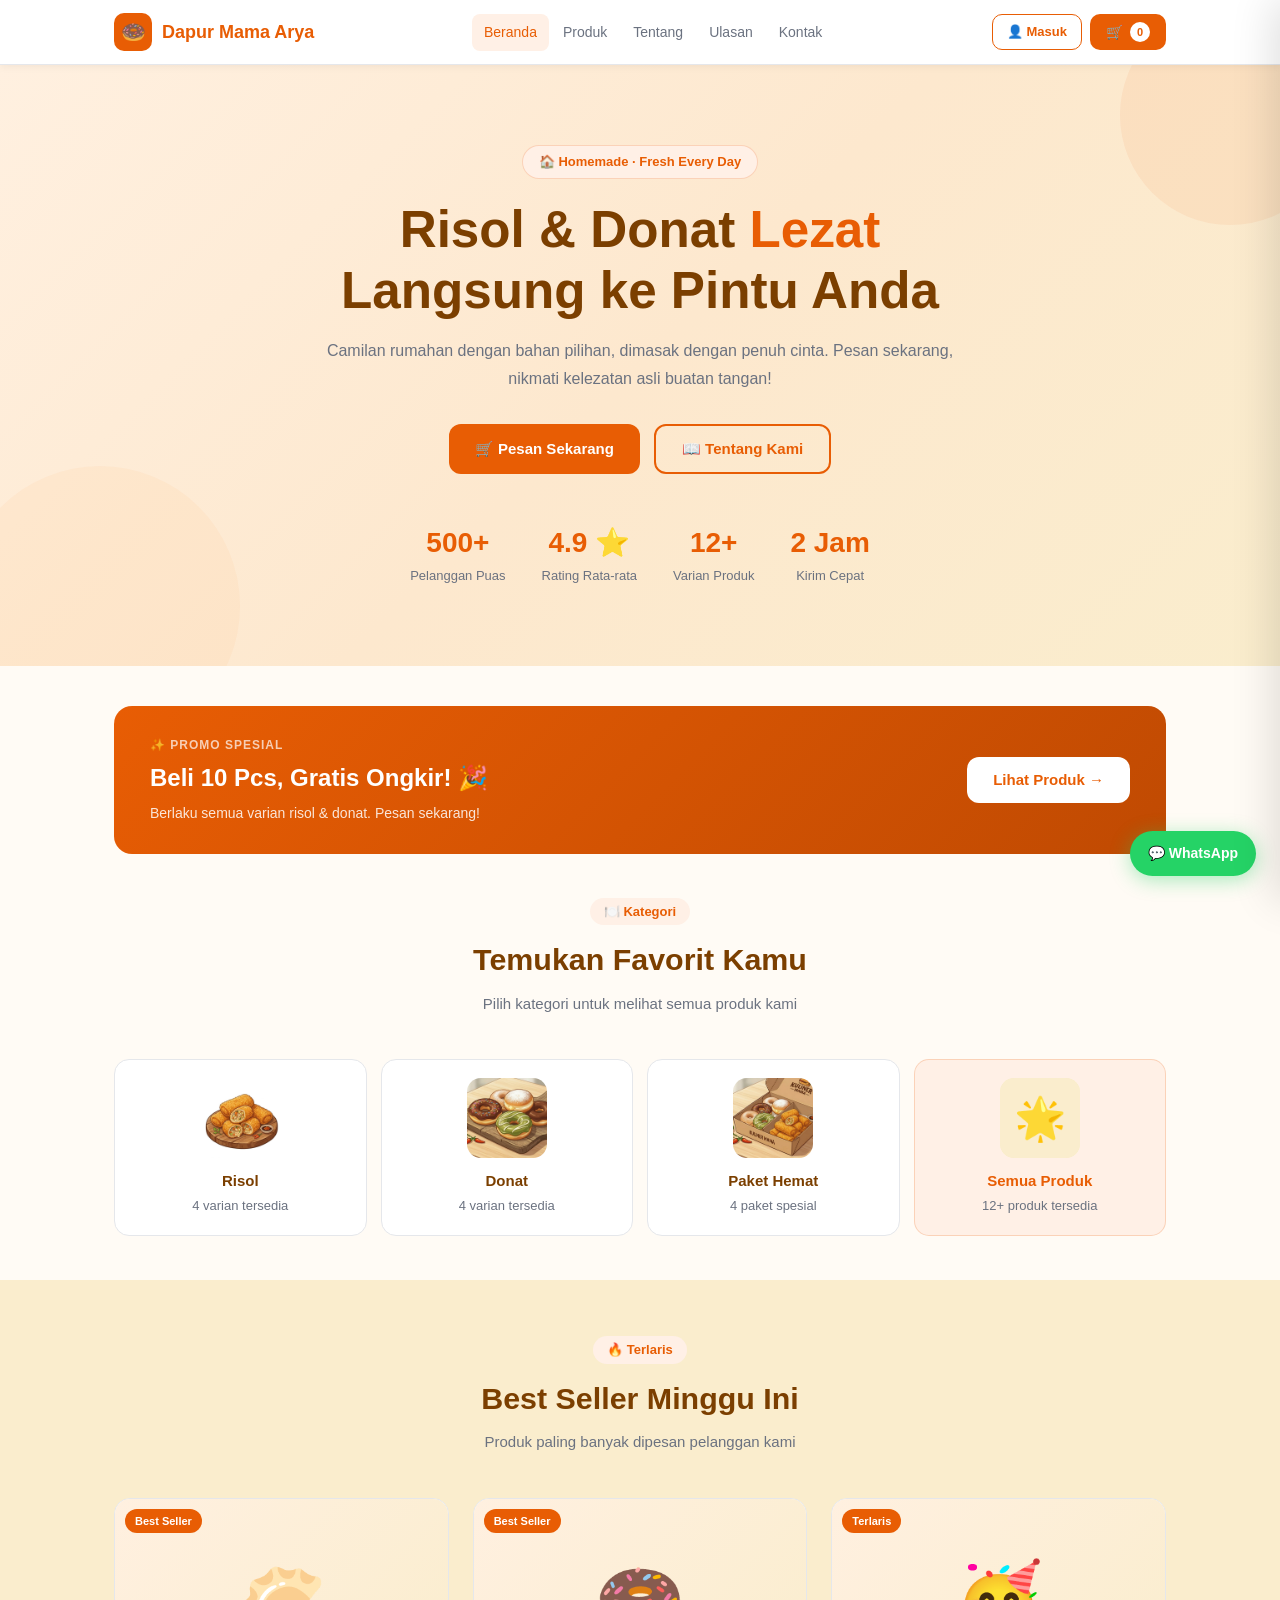
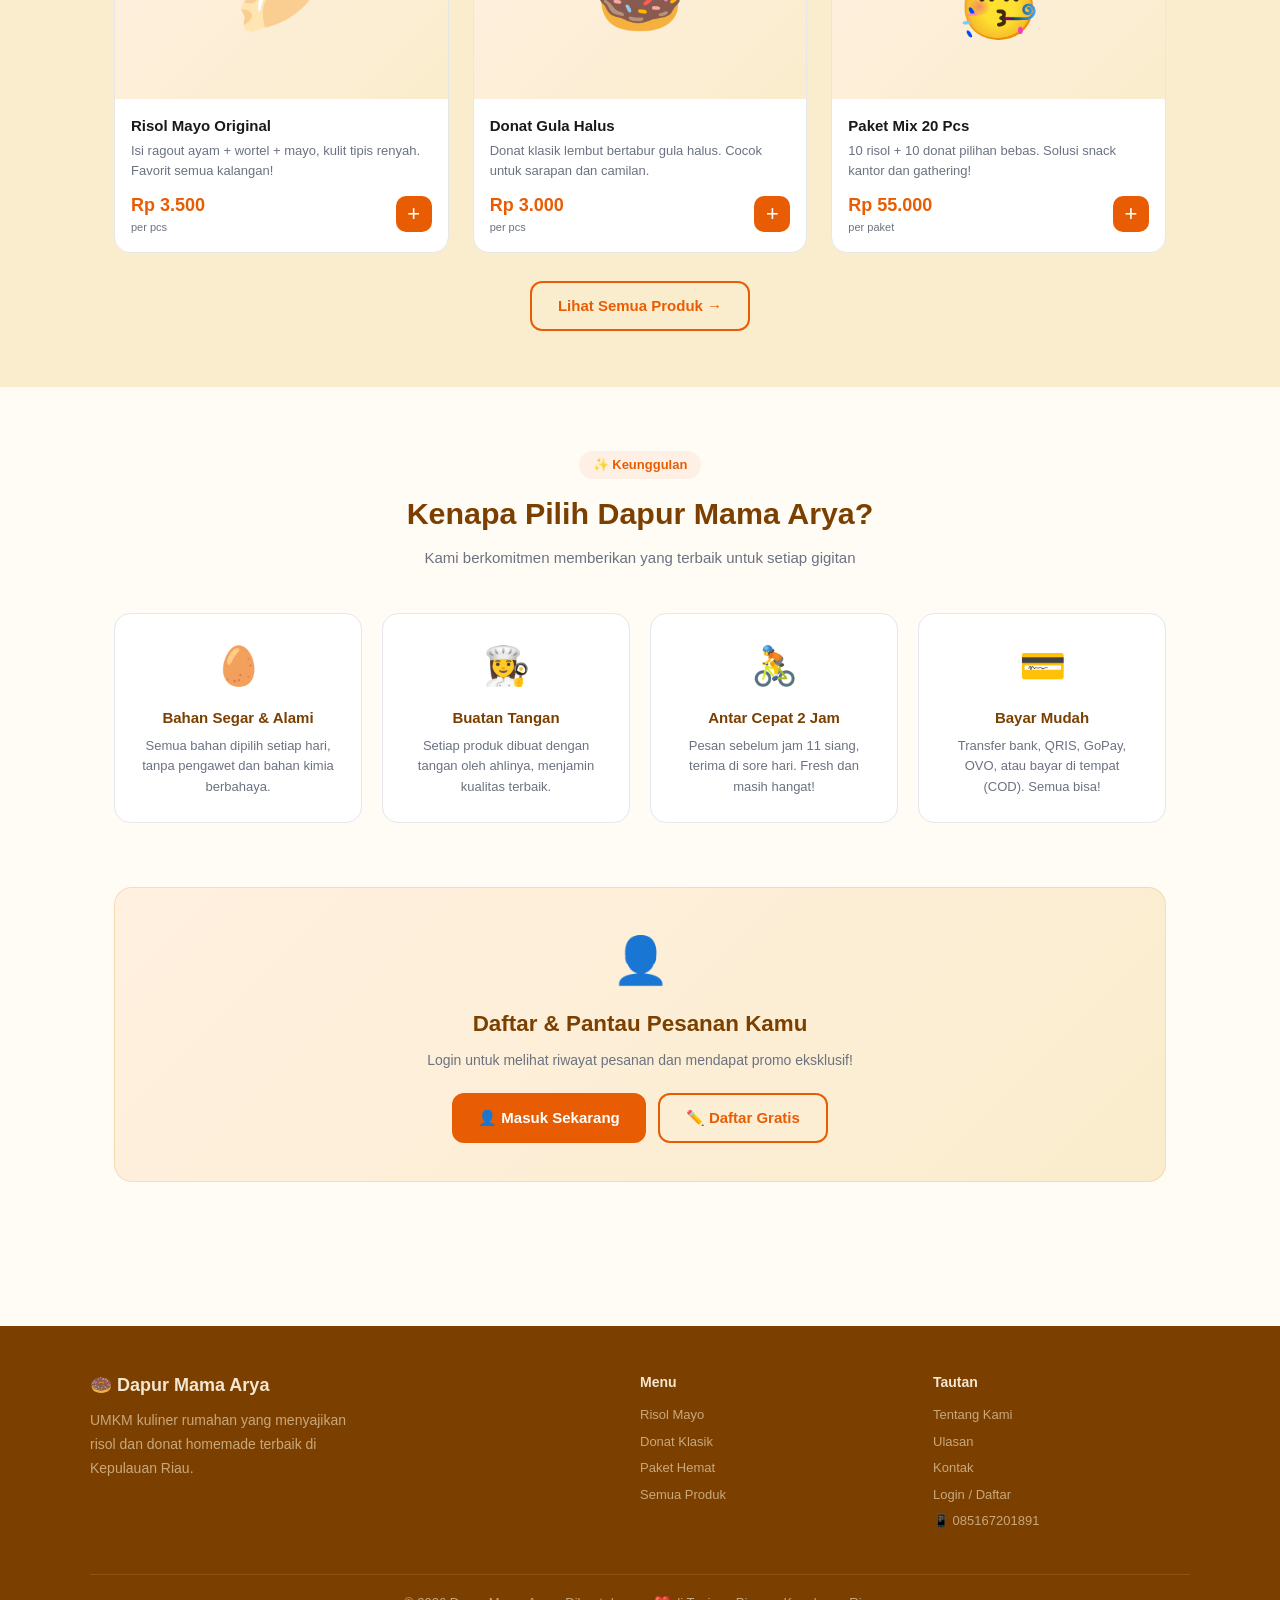
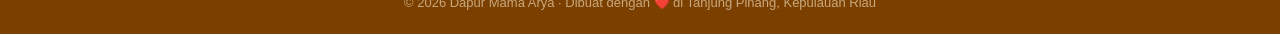
<file: index.html>
<!DOCTYPE html>
<html lang="id">
<head>
<meta charset="UTF-8">
<meta name="viewport" content="width=device-width, initial-scale=1.0">
<title>Dapur Mama Arya — Risol & Donat Homemade</title>
<link rel="stylesheet" href="style.css">
</head>
<body>

<section class="hero">
  <div class="hero-inner">
    <div class="hero-badge">🏠 Homemade · Fresh Every Day</div>
    <h1>Risol & Donat <span>Lezat</span><br>Langsung ke Pintu Anda</h1>
    <p>Camilan rumahan dengan bahan pilihan, dimasak dengan penuh cinta. Pesan sekarang, nikmati kelezatan asli buatan tangan!</p>
    <div class="hero-cta">
      <a href="produk.html" class="btn btn-primary">🛒 Pesan Sekarang</a>
      <a href="tentang.html" class="btn btn-outline">📖 Tentang Kami</a>
    </div>
    <div class="hero-stats">
      <div style="text-align:center"><div class="stat-num">500+</div><div class="stat-lbl">Pelanggan Puas</div></div>
      <div style="text-align:center"><div class="stat-num">4.9 ⭐</div><div class="stat-lbl">Rating Rata-rata</div></div>
      <div style="text-align:center"><div class="stat-num">12+</div><div class="stat-lbl">Varian Produk</div></div>
      <div style="text-align:center"><div class="stat-num">2 Jam</div><div class="stat-lbl">Kirim Cepat</div></div>
    </div>
  </div>
</section>

<!-- PROMO BANNER -->
<section class="section" style="padding-top:40px;padding-bottom:0;">
  <div style="background:linear-gradient(135deg,var(--primary),var(--primary-dk));border-radius:18px;padding:30px 36px;display:flex;align-items:center;justify-content:space-between;flex-wrap:wrap;gap:18px;">
    <div>
      <div style="font-size:12px;font-weight:800;color:rgba(255,255,255,.7);text-transform:uppercase;letter-spacing:1px;margin-bottom:6px;">✨ Promo Spesial</div>
      <h2 style="font-size:1.5rem;font-weight:800;color:#fff;margin-bottom:7px;">Beli 10 Pcs, Gratis Ongkir! 🎉</h2>
      <p style="color:rgba(255,255,255,.85);font-size:14px;">Berlaku semua varian risol & donat. Pesan sekarang!</p>
    </div>
    <a href="produk.html" class="btn btn-primary" style="background:#fff;color:var(--primary);flex-shrink:0;">Lihat Produk →</a>
  </div>
</section>

<!-- KATEGORI -->
<section class="section" style="padding-top:44px;padding-bottom:44px;">
  <div class="sec-head">
    <div class="sec-tag">🍽️ Kategori</div>
    <h2>Temukan Favorit Kamu</h2>
    <p>Pilih kategori untuk melihat semua produk kami</p>
  </div>
  <div style="display:grid;grid-template-columns:repeat(auto-fill,minmax(200px,1fr));gap:14px;">
    <a href="produk.html?cat=risol" class="cat-card">
      <div class="cat-img-wrap">
        <img src="risol.jpeg" alt="Risol" class="cat-img" onerror="this.style.display='none';this.nextElementSibling.style.display='flex'">
        <div class="cat-emoji-fb" style="display:none;">🥟</div>
      </div>
      <h3 style="font-size:15px;font-weight:800;color:var(--brown);margin-bottom:3px;">Risol</h3>
      <p style="font-size:13px;color:var(--muted);">4 varian tersedia</p>
    </a>
    <a href="produk.html?cat=donat" class="cat-card">
      <div class="cat-img-wrap">
        <img src="donat.jpeg" alt="Donat" class="cat-img" onerror="this.style.display='none';this.nextElementSibling.style.display='flex'">
        <div class="cat-emoji-fb" style="display:none;">🍩</div>
      </div>
      <h3 style="font-size:15px;font-weight:800;color:var(--brown);margin-bottom:3px;">Donat</h3>
      <p style="font-size:13px;color:var(--muted);">4 varian tersedia</p>
    </a>
    <a href="produk.html?cat=paket" class="cat-card">
      <div class="cat-img-wrap">
        <img src="paket risol dan donat.jpeg" alt="Paket" class="cat-img" onerror="this.style.display='none';this.nextElementSibling.style.display='flex'">
        <div class="cat-emoji-fb" style="display:none;">📦</div>
      </div>
      <h3 style="font-size:15px;font-weight:800;color:var(--brown);margin-bottom:3px;">Paket Hemat</h3>
      <p style="font-size:13px;color:var(--muted);">4 paket spesial</p>
    </a>
    <a href="produk.html" class="cat-card" style="background:var(--primary-lt);border-color:rgba(232,93,4,.2);">
      <div class="cat-img-wrap">
        <div class="cat-emoji-fb" style="display:flex;">🌟</div>
      </div>
      <h3 style="font-size:15px;font-weight:800;color:var(--primary);margin-bottom:3px;">Semua Produk</h3>
      <p style="font-size:13px;color:var(--muted);">12+ produk tersedia</p>
    </a>
  </div>
</section>

<!-- BEST SELLER -->
<div style="background:var(--secondary);padding:56px 0;">
  <div class="section" style="padding-top:0;padding-bottom:0;">
    <div class="sec-head">
      <div class="sec-tag">🔥 Terlaris</div>
      <h2>Best Seller Minggu Ini</h2>
      <p>Produk paling banyak dipesan pelanggan kami</p>
    </div>
    <div class="products-grid" id="bsGrid"></div>
    <div style="text-align:center;margin-top:28px;">
      <a href="produk.html" class="btn btn-outline">Lihat Semua Produk →</a>
    </div>
  </div>
</div>

<!-- KEUNGGULAN -->
<section class="section">
  <div class="sec-head">
    <div class="sec-tag">✨ Keunggulan</div>
    <h2>Kenapa Pilih Dapur Mama Arya?</h2>
    <p>Kami berkomitmen memberikan yang terbaik untuk setiap gigitan</p>
  </div>
  <div class="features-grid">
    <div class="feat-card"><div class="feat-icon">🥚</div><h3>Bahan Segar & Alami</h3><p>Semua bahan dipilih setiap hari, tanpa pengawet dan bahan kimia berbahaya.</p></div>
    <div class="feat-card"><div class="feat-icon">👩‍🍳</div><h3>Buatan Tangan</h3><p>Setiap produk dibuat dengan tangan oleh ahlinya, menjamin kualitas terbaik.</p></div>
    <div class="feat-card"><div class="feat-icon">🚴</div><h3>Antar Cepat 2 Jam</h3><p>Pesan sebelum jam 11 siang, terima di sore hari. Fresh dan masih hangat!</p></div>
    <div class="feat-card"><div class="feat-icon">💳</div><h3>Bayar Mudah</h3><p>Transfer bank, QRIS, GoPay, OVO, atau bayar di tempat (COD). Semua bisa!</p></div>
  </div>
</section>

<!-- CTA LOGIN -->
<section class="section" style="padding-top:0;" id="ctaBox">
  <div style="background:linear-gradient(135deg,#FFF0E0,#FAEDCD);border-radius:18px;padding:38px;text-align:center;border:1px solid rgba(232,93,4,.15);">
    <div style="font-size:46px;margin-bottom:12px;">👤</div>
    <h2 style="font-size:1.4rem;font-weight:800;color:var(--brown);margin-bottom:9px;">Daftar & Pantau Pesanan Kamu</h2>
    <p style="color:var(--muted);font-size:14px;margin-bottom:22px;">Login untuk melihat riwayat pesanan dan mendapat promo eksklusif!</p>
    <div style="display:flex;gap:12px;justify-content:center;flex-wrap:wrap;">
      <a href="login.html" class="btn btn-primary">👤 Masuk Sekarang</a>
      <a href="login.html#daftar" class="btn btn-outline">✏️ Daftar Gratis</a>
    </div>
  </div>
</section>

<footer>
  <div class="footer-inner">
    <div class="footer-top">
      <div class="footer-brand">
        <div style="display:flex;align-items:center;gap:10px;font-weight:800;font-size:18px;">🍩 Dapur Mama Arya</div>
        <p>UMKM kuliner rumahan yang menyajikan risol dan donat homemade terbaik di Kepulauan Riau.</p>
      </div>
      <div class="footer-col"><h4>Menu</h4>
        <a href="produk.html">Risol Mayo</a><a href="produk.html">Donat Klasik</a>
        <a href="produk.html">Paket Hemat</a><a href="produk.html">Semua Produk</a>
      </div>
      <div class="footer-col"><h4>Tautan</h4>
        <a href="tentang.html">Tentang Kami</a><a href="ulasan.html">Ulasan</a>
        <a href="kontak.html">Kontak</a><a href="login.html">Login / Daftar</a>
        <a href="#">📱 085167201891</a>
      </div>
    </div>
    <div class="footer-bottom">© 2026 Dapur Mama Arya · Dibuat dengan ❤️ di Tanjung Pinang, Kepulauan Riau</div>
  </div>
</footer>

<a class="wa-float" href="https://wa.me/6285167201891" target="_blank">💬 WhatsApp</a>

<style>
.cat-card{background:#fff;border:1px solid var(--border);border-radius:15px;padding:18px 18px 20px;text-align:center;text-decoration:none;display:block;transition:all .3s;color:inherit;}
.cat-card:hover{transform:translateY(-5px);box-shadow:0 8px 24px rgba(232,93,4,.15);border-color:var(--accent);}
.cat-img-wrap{width:80px;height:80px;border-radius:14px;overflow:hidden;margin:0 auto 12px;background:var(--secondary);}
.cat-img{width:100%;height:100%;object-fit:cover;display:block;}
.cat-emoji-fb{width:80px;height:80px;border-radius:14px;background:var(--secondary);display:flex;align-items:center;justify-content:center;font-size:42px;margin:0 auto 12px;}
</style>

<script src="auth.js"></script>
<script src="data.js"></script>
<script src="navbar.js"></script>
<script>
injectDemoIfEmpty();
renderNavbar('home');
renderCartSidebar();

// Render best sellers
var bs=getActiveProducts().filter(function(p){return p.badge==='Best Seller'||p.badge==='Terlaris';}).slice(0,3);
document.getElementById('bsGrid').innerHTML=bs.map(function(p){
  return '<div class="product-card">'
    +'<div class="prod-img">'+(p.photo?'<img src="'+p.photo+'" alt="'+p.name+'" onerror="this.style.display=\'none\'">':'')
    +'<span class="prod-emoji" style="'+(p.photo?'display:none':'')+'">'+p.emoji+'</span>'
    +(p.badge?'<span class="prod-badge">'+p.badge+'</span>':'')
    +'</div>'
    +'<div class="prod-body">'
    +'<div class="prod-name">'+p.name+'</div>'
    +'<div class="prod-desc">'+p.desc+'</div>'
    +'<div class="prod-foot"><div><div class="prod-price">'+rp(p.price)+'</div><div class="prod-unit">'+p.unit+'</div></div>'
    +'<div id="ctrl_'+p.id+'"><button class="add-btn" onclick="addToCart('+p.id+')">+</button></div>'
    +'</div></div></div>';
}).join('');

// Sync qty if cart exists
getCart().forEach(function(item){renderQtyCtrl(item.id);});

// Hide CTA if logged in
if(getCurrentUser())document.getElementById('ctaBox').style.display='none';
</script>
</body>
</html>
</file>
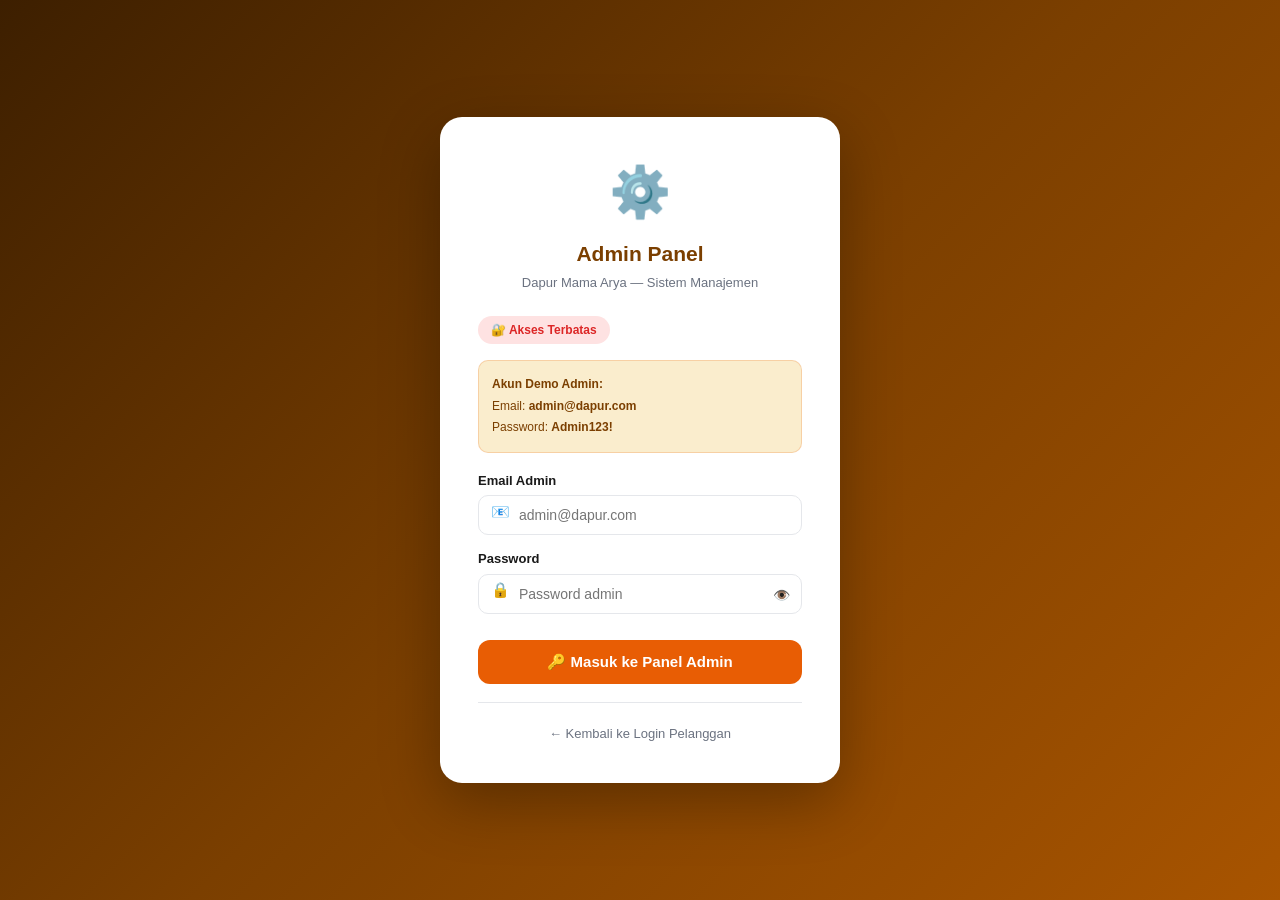
<file: admin-login.html>
<!DOCTYPE html>
<html lang="id">
<head>
<meta charset="UTF-8">
<meta name="viewport" content="width=device-width, initial-scale=1.0">
<title>Login Admin — Dapur Mama Arya</title>
<link rel="stylesheet" href="style.css">
<style>
body{background:linear-gradient(135deg,#3d1f00,#7B3F00,#a85400);}
.admin-login-wrap{min-height:100vh;display:flex;align-items:center;justify-content:center;padding:20px;}
.admin-login-card{background:#fff;border-radius:22px;width:100%;max-width:400px;padding:38px;box-shadow:0 20px 60px rgba(0,0,0,.3);}
.hint-box{background:var(--secondary);border:1px solid rgba(232,93,4,.2);border-radius:10px;padding:13px;margin-bottom:18px;font-size:12px;color:var(--brown);line-height:1.8;}
</style>
</head>
<body>
<div class="admin-login-wrap">
  <div class="admin-login-card">
    <div style="text-align:center;margin-bottom:24px;">
      <div style="font-size:50px;margin-bottom:8px;">⚙️</div>
      <h2 style="font-size:21px;font-weight:800;color:var(--brown);">Admin Panel</h2>
      <p style="font-size:13px;color:var(--muted);margin-top:3px;">Dapur Mama Arya — Sistem Manajemen</p>
    </div>
    <div style="display:inline-flex;align-items:center;gap:6px;background:#fee2e2;color:var(--danger);border-radius:99px;padding:5px 13px;font-size:12px;font-weight:800;margin-bottom:16px;">🔐 Akses Terbatas</div>
    <div class="hint-box">
      <strong>Akun Demo Admin:</strong><br>
      Email: <strong>admin@dapur.com</strong><br>
      Password: <strong>Admin123!</strong>
    </div>
    <div class="auth-err" id="aErr"></div>
    <div class="inp-wrap">
      <label>Email Admin</label>
      <span class="inp-icon">📧</span>
      <input type="email" id="a_email" placeholder="admin@dapur.com" onkeydown="if(event.key==='Enter')doAdminLogin()">
    </div>
    <div class="inp-wrap" style="margin-bottom:22px;">
      <label>Password</label>
      <span class="inp-icon">🔒</span>
      <input type="password" id="a_pass" placeholder="Password admin" onkeydown="if(event.key==='Enter')doAdminLogin()">
      <button class="inp-eye" onclick="toggleEye()">👁️</button>
    </div>
    <button class="auth-btn" onclick="doAdminLogin()">🔑 Masuk ke Panel Admin</button>
    <div style="text-align:center;margin-top:18px;padding-top:18px;border-top:1px solid var(--border);">
      <a href="login.html" style="font-size:13px;color:var(--muted);text-decoration:none;">← Kembali ke Login Pelanggan</a>
    </div>
  </div>
</div>
<div class="toast" id="toast"></div>
<script src="auth.js"></script>
<script>
var cu=getCurrentUser();if(cu&&cu.role==='admin')window.location.href='admin.html';
function toggleEye(){var i=document.getElementById('a_pass');i.type=i.type==='password'?'text':'password';}
function doAdminLogin(){
  var email=document.getElementById('a_email').value.trim();
  var pass=document.getElementById('a_pass').value;
  var err=document.getElementById('aErr');err.classList.remove('show');
  if(!email||!pass){err.textContent='⚠️ Wajib diisi.';err.classList.add('show');return;}
  var r=authLogin(email,pass);
  if(r.success&&r.user.role==='admin'){
    showToast('✅ Selamat datang, '+r.user.name+'!','ok');
    setTimeout(function(){window.location.href='admin.html';},700);
  }else if(r.success){logout();err.textContent='❌ Akun ini bukan akun admin.';err.classList.add('show');}
  else{err.textContent='❌ '+r.error;err.classList.add('show');}
}
function showToast(msg,type){var t=document.getElementById('toast');t.textContent=msg;t.className='toast show'+(type?' '+type:'');setTimeout(function(){t.className='toast';},2500);}
</script>
</body>
</html>
</file>
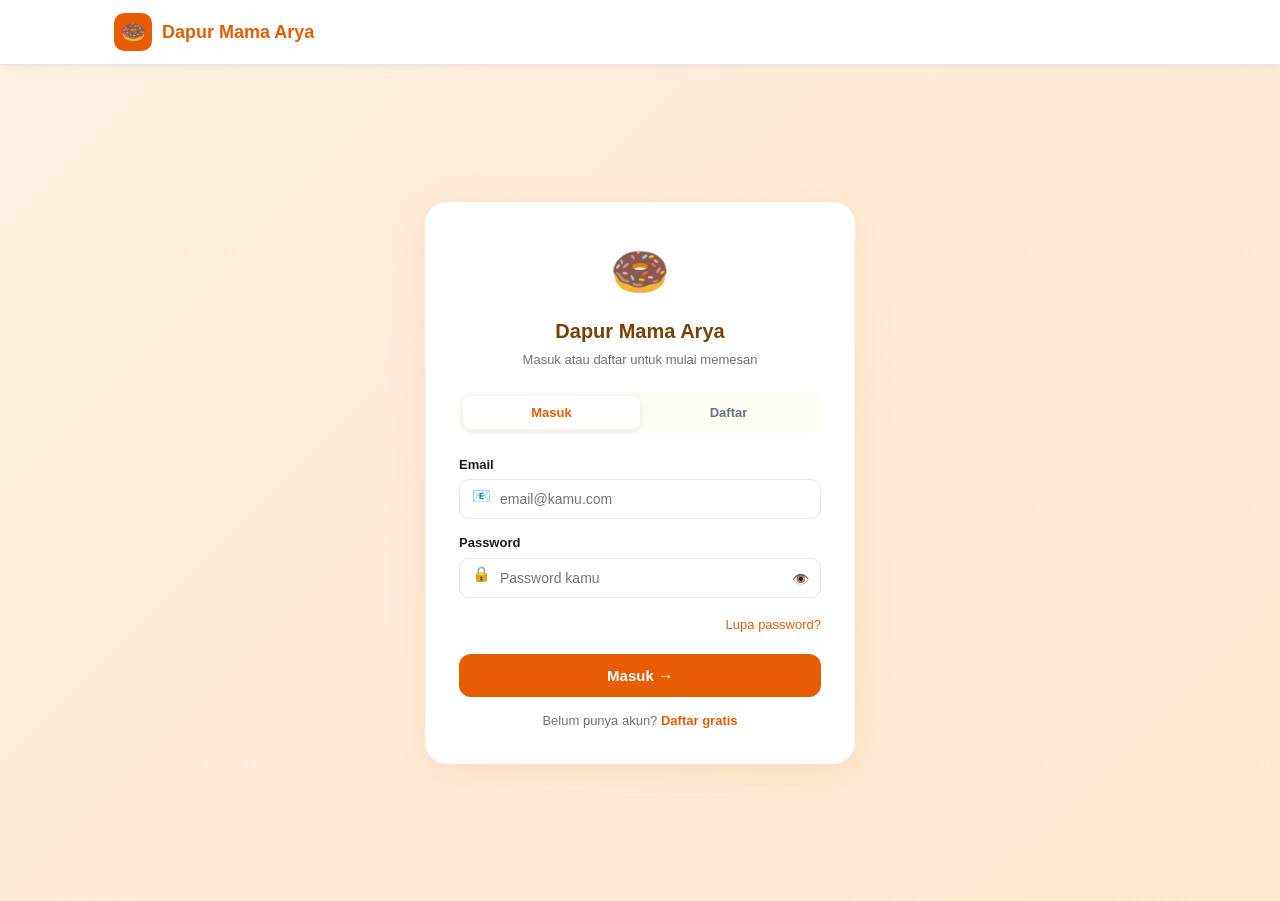
<file: admin.html>
<!DOCTYPE html>
<html lang="id">
<head>
<meta charset="UTF-8">
<meta name="viewport" content="width=device-width, initial-scale=1.0">
<title>Admin Panel — Dapur Mama Arya</title>
<link rel="stylesheet" href="style.css">
</head>
<body>
<div class="admin-wrap">

<div class="admin-sb" id="adminSb">
  <div class="admin-sb-logo"><div class="sb-logo-ico">&#127849;</div><span>Dapur Mama Arya</span></div>
  <div class="admin-sb-user" id="sbUser"></div>
  <nav class="admin-nav">
    <button class="nav-item active"    onclick="goSec('dashboard',this)"><span class="ni">&#128202;</span>Dashboard</button>
    <button class="nav-item"           onclick="goSec('produk',this)"><span class="ni">&#127869;</span>Produk</button>
    <button class="nav-item"           onclick="goSec('pelanggan',this)"><span class="ni">&#128101;</span>Pelanggan</button>
    <button class="nav-item"           onclick="goSec('ulasan',this)"><span class="ni">&#11088;</span>Ulasan</button>
    <button class="nav-item"           onclick="goSec('laporan',this)"><span class="ni">&#128200;</span>Laporan</button>
    <button class="nav-item"           onclick="goSec('pengaturan',this)"><span class="ni">&#9881;</span>Pengaturan</button>
  </nav>
  <div class="admin-sb-foot">
    <button class="nav-item" style="color:#f87171;" onclick="adminLogout()"><span class="ni">&#128682;</span>Keluar</button>
  </div>
</div>

<div class="admin-main">
  <div class="admin-topbar">
    <div style="display:flex;align-items:center;gap:11px;">
      <button id="sbToggle" style="background:none;border:none;font-size:20px;cursor:pointer;display:none;" onclick="document.getElementById('adminSb').classList.toggle('open')">&#9776;</button>
      <h1 id="secTitle">Dashboard</h1>
    </div>
    <div style="display:flex;align-items:center;gap:10px;">
      <a href="index.html" target="_blank" class="btn-sm btn-edit">&#127760; Website</a>
      <span style="font-size:12px;color:var(--muted);" id="clock"></span>
    </div>
  </div>

  <div class="admin-content">

    <!-- DASHBOARD -->
    <div class="admin-section active" id="sec_dashboard">
      <div class="stats-grid" id="statsGrid"></div>
      <div style="display:grid;grid-template-columns:2fr 1fr;gap:18px;">
        <div class="admin-card">
          <div class="admin-card-head">
            <h3>&#128230; Pesanan Terbaru</h3>
          </div>
          <div style="overflow-x:auto;"><table class="tbl">
            <thead><tr><th>ID Pesanan</th><th>Pelanggan</th><th>Total</th><th>Status</th><th>Ubah Status</th></tr></thead>
            <tbody id="recentTbody"></tbody>
          </table></div>
        </div>
        <div class="admin-card">
          <div class="admin-card-head"><h3>&#128200; Penjualan 7 Hari</h3></div>
          <div style="padding:14px 18px;">
            <div class="chart-wrap" id="salesChart"></div>
            <div style="font-size:12px;color:var(--muted);margin-top:10px;">Total: <strong id="weekTot" style="color:var(--primary);">Rp 0</strong></div>
          </div>
        </div>
      </div>
      <div class="admin-card">
        <div class="admin-card-head"><h3>&#128293; Produk Terpopuler</h3></div>
        <div style="overflow-x:auto;"><table class="tbl">
          <thead><tr><th>#</th><th>Produk</th><th>Terjual</th><th>Pendapatan</th></tr></thead>
          <tbody id="popTbody"></tbody>
        </table></div>
      </div>
    </div>

    <!-- PRODUK -->
    <div class="admin-section" id="sec_produk">
      <div style="display:flex;justify-content:space-between;align-items:center;margin-bottom:16px;flex-wrap:wrap;gap:10px;">
        <div style="font-size:13px;color:var(--muted);">Kelola produk yang tampil di toko</div>
        <button class="btn btn-primary" style="padding:9px 18px;font-size:14px;" onclick="openProdForm(null)">+ Tambah Produk</button>
      </div>
      <div class="admin-card"><div class="prod-grid-admin" id="prodGrid"></div></div>
    </div>

    <!-- PELANGGAN -->
    <div class="admin-section" id="sec_pelanggan">
      <div class="admin-card">
        <div class="admin-card-head"><h3>&#128101; Daftar Pelanggan</h3><span id="custCount" style="font-size:13px;color:var(--muted);"></span></div>
        <div style="overflow-x:auto;"><table class="tbl">
          <thead><tr><th>Nama</th><th>Email</th><th>Daftar</th><th>Pesanan</th><th>Total Belanja</th></tr></thead>
          <tbody id="custTbody"></tbody>
        </table></div>
      </div>
    </div>

    <!-- ULASAN -->
    <div class="admin-section" id="sec_ulasan">
      <div class="admin-card">
        <div class="admin-card-head"><h3>&#11088; Manajemen Ulasan</h3></div>
        <div style="overflow-x:auto;"><table class="tbl">
          <thead><tr><th>Nama</th><th>Produk</th><th>Rating</th><th>Ulasan</th><th>Tanggal</th><th>Aksi</th></tr></thead>
          <tbody id="rvTbody"></tbody>
        </table></div>
      </div>
    </div>

    <!-- LAPORAN -->
    <div class="admin-section" id="sec_laporan">
      <div class="stats-grid" id="lapStats"></div>
      <div style="display:grid;grid-template-columns:1fr 1fr;gap:18px;">
        <div class="admin-card">
          <div class="admin-card-head"><h3>&#128197; Ringkasan</h3></div>
          <div style="padding:18px;"><table class="tbl">
            <thead><tr><th>Periode</th><th>Pesanan</th><th>Pendapatan</th></tr></thead>
            <tbody id="lapTbody"></tbody>
          </table></div>
        </div>
        <div class="admin-card">
          <div class="admin-card-head"><h3>&#127869; Produk Terlaris</h3></div>
          <div style="padding:18px;" id="lapProd"></div>
        </div>
      </div>
    </div>

    <!-- PENGATURAN -->
    <div class="admin-section" id="sec_pengaturan">
      <div style="display:grid;grid-template-columns:1fr 1fr;gap:18px;">
        <div class="admin-card">
          <div class="admin-card-head"><h3>&#127981; Informasi Toko</h3></div>
          <div style="padding:18px;">
            <div class="form-group"><label>Nama Toko</label><input id="st_nama" value="Dapur Mama Arya"></div>
            <div class="form-group"><label>No. WhatsApp</label><input id="st_wa" value="085167201891"></div>
            <div class="form-group"><label>Jam Buka</label><input id="st_jam" value="07.00 - 20.00 WIB"></div>
            <div class="form-group"><label>Ongkos Kirim (Rp)</label><input id="st_ongkir" type="number" value="5000"></div>
            <button class="btn btn-primary" style="padding:9px 18px;font-size:13px;" onclick="saveShop()">Simpan</button>
          </div>
        </div>
        <div class="admin-card">
          <div class="admin-card-head"><h3>&#128273; Ubah Password Admin</h3></div>
          <div style="padding:18px;">
            <div style="background:#fef3c7;border-radius:9px;padding:11px;font-size:12px;color:#92400e;margin-bottom:14px;">Pastikan ingat kredensial baru!</div>
            <div class="form-group"><label>Nama Admin</label><input id="new_name" placeholder="Nama admin"></div>
            <div class="form-group"><label>Email Baru</label><input id="new_email" type="email" placeholder="admin@email.com"></div>
            <div class="form-group"><label>Password Baru</label><input id="new_pass" type="password" placeholder="Kosongkan jika tidak diubah"></div>
            <div class="form-group"><label>Konfirmasi Password</label><input id="new_pass2" type="password" placeholder="Ulangi password baru"></div>
            <button class="btn btn-primary" style="padding:9px 18px;font-size:13px;" onclick="saveCreds()">Update</button>
          </div>
        </div>
        <div class="admin-card">
          <div class="admin-card-head"><h3>&#128179; Info Rekening</h3></div>
          <div style="padding:18px;">
            <div class="form-group"><label>Nama Rekening</label><input id="pay_nama" value="ARYA JUNIANTO WINATA"></div>
            <div class="form-group"><label>No. BCA</label><input id="pay_bca" value="1234567890"></div>
            <div class="form-group"><label>No. BNI</label><input id="pay_bni" value="0987654321"></div>
            <button class="btn btn-primary" style="padding:9px 18px;font-size:13px;" onclick="savePay()">Simpan</button>
          </div>
        </div>
        </div>
        <div class="admin-card">
          <div class="admin-card-head"><h3>&#128436; Manajemen Data</h3></div>
          <div style="padding:18px;display:flex;flex-direction:column;gap:11px;">
            <div style="background:var(--bg);border-radius:9px;padding:13px;">
              <p style="font-size:13px;font-weight:800;color:var(--brown);margin-bottom:3px;">Export Pesanan</p>
              <p style="font-size:12px;color:var(--muted);margin-bottom:9px;">Download semua data pesanan (JSON).</p>
              <button class="btn-sm btn-edit" onclick="exportData('orders')">Export</button>
            </div>
            <div style="background:var(--bg);border-radius:9px;padding:13px;">
              <p style="font-size:13px;font-weight:800;color:var(--brown);margin-bottom:3px;">Export Pelanggan</p>
              <p style="font-size:12px;color:var(--muted);margin-bottom:9px;">Download data akun pelanggan.</p>
              <button class="btn-sm btn-edit" onclick="exportData('users')">Export</button>
            </div>
            <div style="background:#fee2e2;border-radius:9px;padding:13px;">
              <p style="font-size:13px;font-weight:800;color:var(--danger);margin-bottom:3px;">Reset Pesanan</p>
              <p style="font-size:12px;color:var(--muted);margin-bottom:9px;">Hapus semua data pesanan (permanen).</p>
              <button class="btn-sm btn-del" onclick="resetOrders()">Reset</button>
            </div>
          </div>
        </div>
      </div>
    </div>

  </div><!-- /admin-content -->
</div><!-- /admin-main -->
</div><!-- /admin-wrap -->

<!-- MODAL PRODUK -->
<div class="form-overlay" id="prodModal">
  <div class="form-box">
    <div class="form-box-head">
      <h3 id="prodModalTitle">+ Tambah Produk</h3>
      <button class="close-btn" onclick="closeProdForm()">X</button>
    </div>
    <div class="form-box-body">
      <div class="form-group"><label>Nama Produk *</label><input id="pf_name" placeholder="Nama produk"></div>
      <div class="form-row">
        <div class="form-group"><label>Harga (Rp) *</label><input id="pf_price" type="number" placeholder="3500"></div>
        <div class="form-group"><label>Satuan</label><input id="pf_unit" placeholder="per pcs"></div>
      </div>
      <div class="form-row">
        <div class="form-group"><label>Emoji</label><input id="pf_emoji" placeholder="&#129943;"></div>
        <div class="form-group"><label>Badge</label>
          <select id="pf_badge">
            <option value="">Tidak ada</option>
            <option>Best Seller</option><option>Baru</option><option>Premium</option>
            <option>Hemat</option><option>Terlaris</option><option>Gift</option>
          </select>
        </div>
      </div>
      <div class="form-group"><label>Deskripsi *</label><textarea id="pf_desc" rows="3" placeholder="Deskripsi produk..."></textarea></div>
      <div class="form-group"><label>Nama File Foto (opsional)</label><input id="pf_photo" placeholder="contoh: risol-mayo.jpg"></div>
      <div style="display:flex;align-items:center;gap:9px;">
        <input type="checkbox" id="pf_active" checked style="width:auto;">
        <label style="margin:0;font-weight:600;">Produk Aktif</label>
      </div>
    </div>
    <div class="form-box-foot">
      <button class="btn-back" onclick="closeProdForm()">Batal</button>
      <button class="btn-next" onclick="saveProd()">Simpan</button>
    </div>
  </div>
</div>

<div class="toast" id="toast"></div>

<style>
@media(max-width:900px){#sbToggle{display:block!important;}}
@media(max-width:640px){.stats-grid{grid-template-columns:1fr 1fr!important;}}
.msg-card{background:#fff;border:1px solid var(--border);border-radius:13px;padding:18px;margin-bottom:14px;transition:all .2s;}
.msg-card:hover{box-shadow:0 3px 12px rgba(0,0,0,.08);}
.msg-head{display:flex;justify-content:space-between;align-items:flex-start;margin-bottom:10px;flex-wrap:wrap;gap:6px;}
.msg-name{font-weight:800;font-size:15px;color:var(--brown);}
.msg-time{font-size:12px;color:var(--muted);}
.msg-subj{display:inline-block;background:var(--primary-lt);color:var(--primary);font-size:12px;font-weight:700;padding:3px 10px;border-radius:99px;margin-bottom:9px;}
.msg-body{font-size:14px;color:var(--text);line-height:1.6;margin-bottom:12px;}
.msg-foot{display:flex;align-items:center;justify-content:space-between;flex-wrap:wrap;gap:8px;}
</style>

<script>
// ================================================================
// ADMIN PANEL - Fully self-contained, no external JS dependency
// ================================================================

// -- Storage --
function dbGet(key){return JSON.parse(localStorage.getItem(key)||'null');}
function dbSet(key,val){localStorage.setItem(key,JSON.stringify(val));}

// ── PESANAN ADMIN: Data statis untuk presentasi ──
// Data ini selalu tampil di admin dan tidak terhubung ke pesanan pelanggan
// Ubah data di sini sesuai kebutuhan presentasi kamu
var DEMO_ORDERS = [
  {id:'DR-10001',customerName:'Sari Rahmawati',phone:'081234567801',district:'Tanjungpinang Kota',deliveryTime:'10:00-12:00',address:'Jl. Merdeka No. 12',notes:'',payment:'bca',total:38000,status:'done',
   items:[{name:'Risol Mayo Original',emoji:'🥟',price:3500,qty:5},{name:'Donat Gula Halus',emoji:'🍩',price:3000,qty:4}],
   createdAt:'2026-06-01T08:30:00.000Z'},
  {id:'DR-10002',customerName:'Budi Hartono',phone:'081234567802',district:'Bintan Utara',deliveryTime:'14:00-16:00',address:'Jl. Ahmad Yani No. 7',notes:'Tanpa saus pedas',payment:'cod',total:40000,status:'done',
   items:[{name:'Donat Matcha',emoji:'🍵',price:4000,qty:4},{name:'Risol Keju Mozarella',emoji:'🧀',price:4500,qty:4}],
   createdAt:'2026-06-01T10:00:00.000Z'},
  {id:'DR-10003',customerName:'Dewi Lestari',phone:'081234567803',district:'Tanjungpinang Timur',deliveryTime:'16:00-18:00',address:'Griya Pinang C4',notes:'Untuk arisan',payment:'qris',total:60000,status:'done',
   items:[{name:'Paket Mix 20 Pcs',emoji:'🥳',price:55000,qty:1}],
   createdAt:'2026-06-02T07:15:00.000Z'},
  {id:'DR-10004',customerName:'Ahmad Fauzi',phone:'081234567804',district:'Bukit Bestari',deliveryTime:'12:00-14:00',address:'Jl. Teuku Umar No. 55',notes:'',payment:'bni',total:37000,status:'process',
   items:[{name:'Risol Mayo Original',emoji:'🥟',price:3500,qty:4},{name:'Paket Risol 10 Pcs',emoji:'📦',price:30000,qty:1}],
   createdAt:'2026-06-02T09:00:00.000Z'},
  {id:'DR-10005',customerName:'Linda Susanti',phone:'081234567805',district:'Tanjungpinang Barat',deliveryTime:'10:00-12:00',address:'Ruko Pinang Mas No. 3',notes:'Buat kado',payment:'bca',total:31000,status:'pending',
   items:[{name:'Risol + Donat Box',emoji:'🎀',price:25000,qty:1},{name:'Donat Gula Halus',emoji:'🍩',price:3000,qty:2}],
   createdAt:'2026-06-03T06:45:00.000Z'},
  {id:'DR-10006',customerName:'Rizky Ananda',phone:'081234567806',district:'Tanjungpinang Kota',deliveryTime:'18:00-20:00',address:'Jl. Hang Tuah No. 88',notes:'',payment:'cod',total:47000,status:'pending',
   items:[{name:'Paket Donat 12 Pcs',emoji:'🎁',price:35000,qty:1},{name:'Risol Sayur Segar',emoji:'🥦',price:3000,qty:2}],
   createdAt:'2026-06-03T08:00:00.000Z'}
];
// ── PELANGGAN: Data statis untuk presentasi ──
var DEMO_USERS = [
  {id:'u_1',name:'Sari Rahmawati',  email:'sari.rahmawati@gmail.com',  phone:'081234567801',role:'customer',createdAt:'2026-01-15T06:00:00.000Z'},
  {id:'u_2',name:'Budi Hartono',    email:'budi.hartono@gmail.com',    phone:'081234567802',role:'customer',createdAt:'2026-02-03T07:00:00.000Z'},
  {id:'u_3',name:'Dewi Lestari',    email:'dewi.lestari@gmail.com',    phone:'081234567803',role:'customer',createdAt:'2026-02-20T08:00:00.000Z'},
  {id:'u_4',name:'Ahmad Fauzi',     email:'ahmad.fauzi@gmail.com',     phone:'081234567804',role:'customer',createdAt:'2026-03-10T09:00:00.000Z'},
  {id:'u_5',name:'Linda Susanti',   email:'linda.susanti@gmail.com',   phone:'081234567805',role:'customer',createdAt:'2026-04-01T10:00:00.000Z'},
  {id:'u_6',name:'Rizky Ananda',    email:'rizky.ananda@gmail.com',    phone:'081234567806',role:'customer',createdAt:'2026-04-18T11:00:00.000Z'},
  {id:'u_7',name:'Yanti Pratiwi',   email:'yanti.pratiwi@gmail.com',   phone:'081234567807',role:'customer',createdAt:'2026-05-02T07:30:00.000Z'},
  {id:'u_8',name:'Hendra Kurniawan',email:'hendra.kurniawan@gmail.com',phone:'081234567808',role:'customer',createdAt:'2026-05-15T08:45:00.000Z'},
];

// ── ULASAN: Data statis untuk presentasi ──
var DEMO_REVIEWS = [
  {id:'rv_1',nama:'Sari Rahmawati', produk:'Risol Mayo Original',  rating:5, text:'Risol mayonya JUARA banget! Isinya banyak, kulitnya tipis renyah. Udah langganan tiap minggu!', date:'20 Mei 2026', verified:true},
  {id:'rv_2',nama:'Budi Hartono',   produk:'Donat Coklat Meses',   rating:5, text:'Donat coklatnya lembut banget, ga keras kayak yang beli di toko. Anak-anak suka banget!',       date:'18 Mei 2026', verified:true},
  {id:'rv_3',nama:'Dewi Lestari',   produk:'Paket Mix 20 Pcs',     rating:5, text:'Pesen buat arisan, semua teman-teman suka. Harga terjangkau, rasa enak, packaging rapi!',       date:'15 Mei 2026', verified:true},
  {id:'rv_4',nama:'Ahmad Fauzi',    produk:'Risol Keju Mozarella', rating:5, text:'Kejunya banyak dan meleleh pas digigit. Jadi favorit baru di keluarga kami!',                    date:'12 Mei 2026', verified:true},
  {id:'rv_5',nama:'Linda Susanti',  produk:'Donat Matcha',         rating:5, text:'Donat matcha-nya kekinian tapi tetap ada cita rasa rumahan. Tidak terlalu manis, perfect!',    date:'10 Mei 2026', verified:false},
  {id:'rv_6',nama:'Rizky Ananda',   produk:'Paket Risol 10 Pcs',   rating:4, text:'Paket risol sangat worth it! Rasanya konsisten enak setiap pesan.',                             date:'8 Mei 2026',  verified:false},
  {id:'rv_7',nama:'Yanti Pratiwi',  produk:'Donat Strawberry',     rating:5, text:'Pesen buat ultah anak, donatnya habis sebelum tiup lilin haha. Seger dan manisnya pas!',       date:'5 Mei 2026',  verified:true},
  {id:'rv_8',nama:'Hendra Kurniawan',produk:'Risol Telur + Sosis', rating:5, text:'Kombinasi telur dan sosis di dalamnya pas banget. Kulit renyah, dalamnya juicy. Recommended!', date:'1 Mei 2026',  verified:true},
];

function getOrders(){return DEMO_ORDERS;}
function saveOrders(o){
  // Status changes update DEMO_ORDERS langsung (in-memory saja)
  for(var i=0;i<DEMO_ORDERS.length;i++){
    if(o[i])DEMO_ORDERS[i].status=o[i].status;
  }
}
function getUsers(){return DEMO_USERS;}
function getCurrentUser(){return dbGet('dma_current_user');}
function setCurrentUser(u){dbSet('dma_current_user',u);}

function getProducts(){
  var s=dbGet('dma_products');
  if(s)return s;
  return [
    {id:1,name:'Risol Mayo Original',emoji:'&#129943;',photo:'',price:3500,unit:'per pcs',desc:'Isi ragout ayam + wortel + mayo, kulit tipis renyah.',badge:'Best Seller',active:true},
    {id:2,name:'Risol Keju Mozarella',emoji:'&#129472;',photo:'',price:4500,unit:'per pcs',desc:'Keju mozzarella meleleh dengan isian creamy.',badge:'Baru',active:true},
    {id:3,name:'Risol Sayur Segar',emoji:'&#129382;',photo:'',price:3000,unit:'per pcs',desc:'Isian sayuran segar cocok untuk yang sehat.',badge:null,active:true},
    {id:4,name:'Risol Telur + Sosis',emoji:'&#127789;',photo:'',price:4000,unit:'per pcs',desc:'Kombinasi telur rebus dan sosis ayam.',badge:null,active:true},
    {id:5,name:'Donat Gula Halus',emoji:'&#127849;',photo:'',price:3000,unit:'per pcs',desc:'Donat klasik lembut bertabur gula halus.',badge:'Best Seller',active:true},
    {id:6,name:'Donat Coklat Meses',emoji:'&#127851;',photo:'',price:3500,unit:'per pcs',desc:'Dilapisi coklat cair dan taburan meses.',badge:null,active:true},
    {id:7,name:'Donat Strawberry',emoji:'&#127827;',photo:'',price:3500,unit:'per pcs',desc:'Topping selai strawberry manis asem.',badge:null,active:true},
    {id:8,name:'Donat Matcha',emoji:'&#127861;',photo:'',price:4000,unit:'per pcs',desc:'Donat premium dengan topping matcha.',badge:'Premium',active:true},
    {id:9,name:'Paket Risol 10 Pcs',emoji:'&#128230;',photo:'',price:30000,unit:'per paket',desc:'Pilih 10 risol bebas varian.',badge:'Hemat',active:true},
    {id:10,name:'Paket Donat 12 Pcs',emoji:'&#127873;',photo:'',price:35000,unit:'per paket',desc:'12 donat pilihan bebas varian.',badge:'Hemat',active:true},
    {id:11,name:'Paket Mix 20 Pcs',emoji:'&#127867;',photo:'',price:55000,unit:'per paket',desc:'10 risol + 10 donat pilihan bebas.',badge:'Terlaris',active:true},
    {id:12,name:'Risol + Donat Box',emoji:'&#127872;',photo:'',price:25000,unit:'per box',desc:'5 risol + 5 donat dalam satu box cantik.',badge:'Gift',active:true}
  ];
}
function saveProducts(p){dbSet('dma_products',p);}

function rp(n){return 'Rp '+parseInt(n||0).toLocaleString('id-ID');}
function toast(msg,type){
  var t=document.getElementById('toast');
  t.textContent=msg;t.className='toast show'+(type?' '+type:'');
  setTimeout(function(){t.className='toast';},2800);
}

// -- Auth --
function checkAdmin(){
  var u=getCurrentUser();
  if(!u||u.role!=='admin'){window.location.href='login.html';return false;}
  return true;
}
function adminLogout(){
  localStorage.removeItem('dma_current_user');
  window.location.href='login.html';
}
if(!checkAdmin())throw new Error('not admin');

var CU=getCurrentUser();
document.getElementById('sbUser').innerHTML=
  '<div class="un">'+CU.name+'</div><div class="ur">Administrator</div>';

setInterval(function(){
  var el=document.getElementById('clock');
  if(el)el.textContent=new Date().toLocaleTimeString('id-ID',{hour:'2-digit',minute:'2-digit'});
},1000);

// Data pesanan admin sudah hardcoded di DEMO_ORDERS di atas

// -- NAVIGATION --
function goSec(id,btn){
  document.querySelectorAll('.admin-section').forEach(function(s){s.classList.remove('active');});
  document.getElementById('sec_'+id).classList.add('active');
  document.querySelectorAll('.nav-item').forEach(function(b){b.classList.remove('active');});
  btn.classList.add('active');
  var T={dashboard:'Dashboard',produk:'Produk',
         pelanggan:'Pelanggan',ulasan:'Ulasan',laporan:'Laporan',pengaturan:'Pengaturan'};
  document.getElementById('secTitle').textContent=T[id]||id;
  if(id==='dashboard')renderDash();
  else if(id==='produk')renderProds();
  else if(id==='pelanggan')renderCust();
  else if(id==='ulasan')renderRv();
  else if(id==='laporan')renderLap();
}

// -- DASHBOARD --
function statusClass(s){return{pending:'b-pending',process:'b-process',done:'b-done',cancel:'b-cancel'}[s]||'b-pending';}
function statusLabel(s){return{pending:'Menunggu',process:'Diproses',done:'Selesai',cancel:'Batal'}[s]||s;}

function changeStatus(id,val){
  var orders=getOrders();
  for(var i=0;i<orders.length;i++){if(orders[i].id===id){orders[i].status=val;break;}}
  saveOrders(orders);
  renderDash();
  toast('Status diperbarui!','ok');
}

function renderDash(){
  var orders=getOrders();
  var rev=0,pend=0;
  for(var i=0;i<orders.length;i++){
    if(orders[i].status!=='cancel')rev+=orders[i].total||0;
    if(orders[i].status==='pending')pend++;
  }
  var prods=getProducts(),activeProd=0;
  for(var i=0;i<prods.length;i++){if(prods[i].active)activeProd++;}

  document.getElementById('statsGrid').innerHTML=
    '<div class="stat-card"><div class="sc-ico">&#128176;</div><div class="sc-val">'+rp(rev)+'</div><div class="sc-name">Total Pendapatan</div></div>'+
    '<div class="stat-card"><div class="sc-ico">&#128230;</div><div class="sc-val">'+orders.length+'</div><div class="sc-name">Total Pesanan</div><div class="sc-sub">'+pend+' menunggu</div></div>'+
    '<div class="stat-card"><div class="sc-ico">&#128101;</div><div class="sc-val">'+getUsers().length+'</div><div class="sc-name">Pelanggan</div></div>'+
    '<div class="stat-card"><div class="sc-ico">&#127869;</div><div class="sc-val">'+activeProd+'</div><div class="sc-name">Produk Aktif</div></div>';

  var recent=orders.slice(0,6);
  if(recent.length===0){
    document.getElementById('recentTbody').innerHTML='<tr><td colspan="5" style="text-align:center;color:var(--muted);padding:20px;">Belum ada pesanan</td></tr>';
  } else {
    var html='';
    for(var i=0;i<recent.length;i++){
      var o=recent[i];
      var sel='<select onchange="changeStatus(\''+o.id+'\',this.value)" style="padding:5px 8px;border-radius:7px;border:1.5px solid var(--border);font-size:12px;font-weight:700;cursor:pointer;">';
      var sts=[['pending','Menunggu'],['process','Diproses'],['done','Selesai'],['cancel','Batal']];
      for(var s=0;s<sts.length;s++)sel+='<option value="'+sts[s][0]+'"'+(o.status===sts[s][0]?' selected':'')+'>'+sts[s][1]+'</option>';
      sel+='</select>';
      html+='<tr>'+
        '<td><strong style="color:var(--primary);">'+(o.id||'-')+'</strong><br>'+
        '<span style="font-size:11px;color:var(--muted);">'+new Date(o.createdAt).toLocaleDateString('id-ID')+'</span></td>'+
        '<td>'+(o.customerName||'Tamu')+'<br><span style="font-size:11px;color:var(--muted);">'+(o.phone||'')+'</span></td>'+
        '<td>'+rp(o.total||0)+'</td>'+
        '<td><span class="badge '+statusClass(o.status)+'">'+statusLabel(o.status)+'</span></td>'+
        '<td>'+sel+'</td>'+
        '</tr>';
    }
    document.getElementById('recentTbody').innerHTML=html;
  }

  var days=['Sen','Sel','Rab','Kam','Jum','Sab','Min'];
  var vals=[4,7,5,9,12,15,8];
  var mx=Math.max.apply(null,vals);var ws=0;var ch='';
  for(var i=0;i<vals.length;i++){
    ws+=vals[i]*35000;
    ch+='<div class="chart-col"><div class="chart-bar" style="height:'+(Math.round(vals[i]/mx*64)+8)+'px;"></div><span class="chart-lbl">'+days[i]+'</span></div>';
  }
  document.getElementById('salesChart').innerHTML=ch;
  document.getElementById('weekTot').textContent=rp(ws);

  var pc={},pr={};
  for(var i=0;i<orders.length;i++){
    if(orders[i].status==='cancel'||!orders[i].items)continue;
    for(var j=0;j<orders[i].items.length;j++){
      var it=orders[i].items[j];
      pc[it.name]=(pc[it.name]||0)+it.qty;
      pr[it.name]=(pr[it.name]||0)+(it.price||0)*(it.qty||0);
    }
  }
  var sorted=Object.entries(pc).sort(function(a,b){return b[1]-a[1];}).slice(0,5);
  if(sorted.length===0){
    document.getElementById('popTbody').innerHTML='<tr><td colspan="4" style="text-align:center;color:var(--muted);padding:16px;">Belum ada data</td></tr>';
  } else {
    var html='';
    for(var i=0;i<sorted.length;i++){
      html+='<tr><td><strong style="color:var(--primary);">#'+(i+1)+'</strong></td>'+
        '<td>'+sorted[i][0]+'</td><td><strong>'+sorted[i][1]+' pcs</strong></td>'+
        '<td style="color:var(--ok);font-weight:800;">'+rp(pr[sorted[i][0]]||0)+'</td></tr>';
    }
    document.getElementById('popTbody').innerHTML=html;
  }
}

// -- PRODUK --
var _editProdId=null;
function renderProds(){
  var ps=getProducts();var html='';
  for(var i=0;i<ps.length;i++){
    var p=ps[i];
    html+='<div class="prod-adm">'+
      '<div class="prod-adm-img">'+(p.photo?'<img src="'+p.photo+'" alt="'+p.name+'" onerror="this.style.display=\'none\'">':'')+
      '<span style="font-size:44px;'+(p.photo?'display:none':'')+'">'+p.emoji+'</span></div>'+
      '<div class="prod-adm-body">'+
      '<div class="prod-adm-name">'+p.name+'</div>'+
      '<div class="prod-adm-price">'+rp(p.price)+' <small style="color:var(--muted);font-size:10px;">'+p.unit+'</small></div>'+
      '<div style="margin-top:5px;">'+(p.active?'<span class="badge b-active">Aktif</span>':'<span class="badge b-off">Nonaktif</span>')+'</div>'+
      '<div class="prod-adm-actions">'+
      '<button class="btn-sm btn-edit" onclick="openProdForm('+p.id+')">Edit</button>'+
      '<button class="btn-sm '+(p.active?'btn-del':'btn-ok')+'" onclick="toggleProd('+p.id+')">'+(p.active?'Off':'On')+'</button>'+
      '</div></div></div>';
  }
  document.getElementById('prodGrid').innerHTML=html;
}
function openProdForm(id){
  _editProdId=id||null;
  document.getElementById('prodModalTitle').textContent=id?'Edit Produk':'+ Tambah Produk';
  if(id){
    var ps=getProducts();var p=null;
    for(var i=0;i<ps.length;i++){if(ps[i].id===id){p=ps[i];break;}}
    if(p){
      document.getElementById('pf_name').value=p.name;
      document.getElementById('pf_price').value=p.price;
      document.getElementById('pf_unit').value=p.unit;
      document.getElementById('pf_emoji').value=p.emoji;
      document.getElementById('pf_badge').value=p.badge||'';
      document.getElementById('pf_desc').value=p.desc;
      document.getElementById('pf_photo').value=p.photo||'';
      document.getElementById('pf_active').checked=p.active!==false;
    }
  } else {
    ['pf_name','pf_price','pf_unit','pf_emoji','pf_desc','pf_photo'].forEach(function(x){document.getElementById(x).value='';});
    document.getElementById('pf_badge').value='';
    document.getElementById('pf_active').checked=true;
  }
  document.getElementById('prodModal').classList.add('open');
}
function closeProdForm(){document.getElementById('prodModal').classList.remove('open');}
function saveProd(){
  var name=document.getElementById('pf_name').value.trim();
  var price=parseInt(document.getElementById('pf_price').value)||0;
  var desc=document.getElementById('pf_desc').value.trim();
  if(!name||!price||!desc){toast('Nama, harga, deskripsi wajib diisi!','err');return;}
  var ps=getProducts();
  var d={name:name,price:price,desc:desc,
    unit:document.getElementById('pf_unit').value||'per pcs',
    emoji:document.getElementById('pf_emoji').value||'',
    badge:document.getElementById('pf_badge').value||null,
    photo:document.getElementById('pf_photo').value||'',
    active:document.getElementById('pf_active').checked};
  if(_editProdId){
    for(var i=0;i<ps.length;i++){if(ps[i].id===_editProdId){Object.assign(ps[i],d);break;}}
  } else {
    var mx=0;for(var i=0;i<ps.length;i++){if(ps[i].id>mx)mx=ps[i].id;}
    ps.push(Object.assign({id:mx+1},d));
  }
  saveProducts(ps);closeProdForm();renderProds();
  toast('Produk disimpan!','ok');
}
function toggleProd(id){
  var ps=getProducts();
  for(var i=0;i<ps.length;i++){if(ps[i].id===id){ps[i].active=!ps[i].active;break;}}
  saveProducts(ps);renderProds();
  toast('Status produk diperbarui!','ok');
}

// -- PELANGGAN --
function renderCust(){
  var us=getUsers();var os=getOrders();
  var cc=document.getElementById('custCount');if(cc)cc.textContent=us.length+' terdaftar';
  if(us.length===0){document.getElementById('custTbody').innerHTML='<tr><td colspan="5" style="text-align:center;color:var(--muted);padding:22px;">Belum ada pelanggan</td></tr>';return;}
  var html='';
  for(var i=0;i<us.length;i++){
    var u=us[i];var uo=[];var ts=0;
    for(var j=0;j<os.length;j++){if(os[j].customerName===u.name&&os[j].status!=='cancel'){uo.push(os[j]);ts+=os[j].total||0;}}
    html+='<tr><td><strong>'+u.name+'</strong></td><td>'+u.email+'</td>'+
      '<td>'+new Date(u.createdAt||'').toLocaleDateString('id-ID',{day:'numeric',month:'short',year:'numeric'})+'</td>'+
      '<td>'+uo.length+' pesanan</td><td style="color:var(--ok);font-weight:800;">'+rp(ts)+'</td></tr>';
  }
  document.getElementById('custTbody').innerHTML=html;
}

// -- ULASAN --
function renderRv(){
  var rv=DEMO_REVIEWS.slice(); // Data ulasan statis untuk presentasi
  if(rv.length===0){document.getElementById('rvTbody').innerHTML='<tr><td colspan="6" style="text-align:center;color:var(--muted);padding:22px;">Belum ada ulasan</td></tr>';return;}
  var html='';
  for(var i=0;i<rv.length;i++){
    var r=rv[i];
    html+='<tr><td><strong>'+r.nama+'</strong></td><td>'+r.produk+'</td>'+
      '<td>'+'★'.repeat(r.rating)+'</td>'+
      '<td style="max-width:200px;font-size:12px;">'+r.text+'</td>'+
      '<td>'+(r.date||'')+'</td>'+
      '<td><div style="display:flex;gap:4px;">'+
      '<button class="btn-sm btn-ok" onclick="verifyRv(\''+r.id+'\')" '+(r.verified?'disabled style="opacity:.5;"':'')+'>'+
      (r.verified?'Terverifikasi':'Verifikasi')+'</button>'+
      '<button class="btn-sm btn-del" onclick="deleteRv(\''+r.id+'\')">Hapus</button>'+
      '</div></td></tr>';
  }
  document.getElementById('rvTbody').innerHTML=html;
}
function verifyRv(id){
  for(var i=0;i<DEMO_REVIEWS.length;i++){if(DEMO_REVIEWS[i].id===id){DEMO_REVIEWS[i].verified=true;break;}}
  renderRv();toast('Ulasan diverifikasi!','ok');
}
function deleteRv(id){
  if(!confirm('Hapus ulasan ini?'))return;
  for(var i=0;i<DEMO_REVIEWS.length;i++){if(DEMO_REVIEWS[i].id===id){DEMO_REVIEWS.splice(i,1);break;}}
  renderRv();toast('Ulasan dihapus','');
}

// -- LAPORAN --
function renderLap(){
  var os=getOrders().filter(function(o){return o.status!=='cancel';});
  var now=new Date();
  var tod=os.filter(function(o){return new Date(o.createdAt).toDateString()===now.toDateString();});
  var mon=os.filter(function(o){var d=new Date(o.createdAt);return d.getMonth()===now.getMonth()&&d.getFullYear()===now.getFullYear();});
  var sum=function(arr){var s=0;for(var i=0;i<arr.length;i++)s+=arr[i].total||0;return s;};
  document.getElementById('lapStats').innerHTML=
    '<div class="stat-card"><div class="sc-ico">&#128197;</div><div class="sc-val">'+tod.length+'</div><div class="sc-name">Pesanan Hari Ini</div><div class="sc-sub">'+rp(sum(tod))+'</div></div>'+
    '<div class="stat-card"><div class="sc-ico">&#128467;</div><div class="sc-val">'+mon.length+'</div><div class="sc-name">Bulan Ini</div><div class="sc-sub">'+rp(sum(mon))+'</div></div>'+
    '<div class="stat-card"><div class="sc-ico">&#128176;</div><div class="sc-val">'+rp(sum(os))+'</div><div class="sc-name">Total Pendapatan</div></div>'+
    '<div class="stat-card"><div class="sc-ico">&#128202;</div><div class="sc-val">'+rp(os.length?Math.round(sum(os)/os.length):0)+'</div><div class="sc-name">Rata-rata Pesanan</div></div>';
  document.getElementById('lapTbody').innerHTML=
    '<tr><td>Hari Ini</td><td>'+tod.length+'</td><td style="color:var(--ok);font-weight:800;">'+rp(sum(tod))+'</td></tr>'+
    '<tr><td>Bulan Ini</td><td>'+mon.length+'</td><td style="color:var(--ok);font-weight:800;">'+rp(sum(mon))+'</td></tr>'+
    '<tr><td>Semua Waktu</td><td>'+os.length+'</td><td style="color:var(--ok);font-weight:800;">'+rp(sum(os))+'</td></tr>';
  var pc={};
  for(var i=0;i<os.length;i++){if(!os[i].items)continue;for(var j=0;j<os[i].items.length;j++){var it=os[i].items[j];pc[it.name]=(pc[it.name]||0)+it.qty;}}
  var sorted=Object.entries(pc).sort(function(a,b){return b[1]-a[1];}).slice(0,6);
  var mxv=sorted.length>0?sorted[0][1]:1;
  var lapHtml=sorted.length===0?'<p style="font-size:13px;color:var(--muted);">Belum ada data.</p>':'';
  for(var i=0;i<sorted.length;i++){lapHtml+='<div style="margin-bottom:11px;"><div style="display:flex;justify-content:space-between;font-size:13px;margin-bottom:3px;"><span>'+sorted[i][0]+'</span><strong>'+sorted[i][1]+' pcs</strong></div><div style="height:7px;background:var(--border);border-radius:99px;"><div style="height:100%;width:'+Math.round(sorted[i][1]/mxv*100)+'%;background:var(--primary);border-radius:99px;"></div></div></div>';}
  document.getElementById('lapProd').innerHTML=lapHtml;
}

// -- PENGATURAN --
function saveShop(){
  dbSet('dma_shop',{nama:document.getElementById('st_nama').value,wa:document.getElementById('st_wa').value,jam:document.getElementById('st_jam').value,ongkir:document.getElementById('st_ongkir').value});
  toast('Pengaturan disimpan!','ok');
}
function saveCreds(){
  var name=document.getElementById('new_name').value.trim();
  var email=document.getElementById('new_email').value.trim();
  var pass=document.getElementById('new_pass').value;
  var pass2=document.getElementById('new_pass2').value;
  if(!name||!email){toast('Nama dan email wajib!','err');return;}
  if(pass&&pass!==pass2){toast('Password tidak cocok!','err');return;}
  if(pass&&pass.length<6){toast('Password min 6 karakter!','err');return;}
  var saved=dbGet('dma_admin_creds')||{};
  dbSet('dma_admin_creds',{name:name,email:email,password:pass||saved.password||'Admin123!'});
  var u=getCurrentUser();if(u){u.name=name;u.email=email;setCurrentUser(u);}
  document.getElementById('sbUser').innerHTML='<div class="un">'+name+'</div><div class="ur">Administrator</div>';
  toast('Kredensial diperbarui!','ok');
}
function savePay(){
  dbSet('dma_pay',{nama:document.getElementById('pay_nama').value,bca:document.getElementById('pay_bca').value,bni:document.getElementById('pay_bni').value});
  toast('Info rekening disimpan!','ok');
}
function exportData(type){
  var data=type==='orders'?getOrders():getUsers().map(function(u){var c=Object.assign({},u);delete c.password;return c;});
  var a=document.createElement('a');
  a.href='data:text/json;charset=utf-8,'+encodeURIComponent(JSON.stringify(data,null,2));
  a.download=type+'-dapur-mama-arya.json';a.click();
}
function resetOrders(){
  if(!confirm('Reset status semua pesanan ke default?'))return;
  var defaults=['done','done','done','process','pending','pending'];
  for(var i=0;i<DEMO_ORDERS.length;i++){if(defaults[i])DEMO_ORDERS[i].status=defaults[i];}
  renderDash();toast('Status pesanan direset!','ok');
}

// Load saved settings
(function(){
  var shop=dbGet('dma_shop')||{};
  if(shop.nama)document.getElementById('st_nama').value=shop.nama;
  if(shop.wa)document.getElementById('st_wa').value=shop.wa;
  if(shop.jam)document.getElementById('st_jam').value=shop.jam;
  if(shop.ongkir)document.getElementById('st_ongkir').value=shop.ongkir;
  var pay=dbGet('dma_pay')||{};
  if(pay.nama)document.getElementById('pay_nama').value=pay.nama;
  if(pay.bca)document.getElementById('pay_bca').value=pay.bca;
  if(pay.bni)document.getElementById('pay_bni').value=pay.bni;
  var cred=dbGet('dma_admin_creds')||{};
  if(cred.name)document.getElementById('new_name').value=cred.name;
  if(cred.email)document.getElementById('new_email').value=cred.email;
})();

renderDash();
</script>
</body>
</html>
</file>
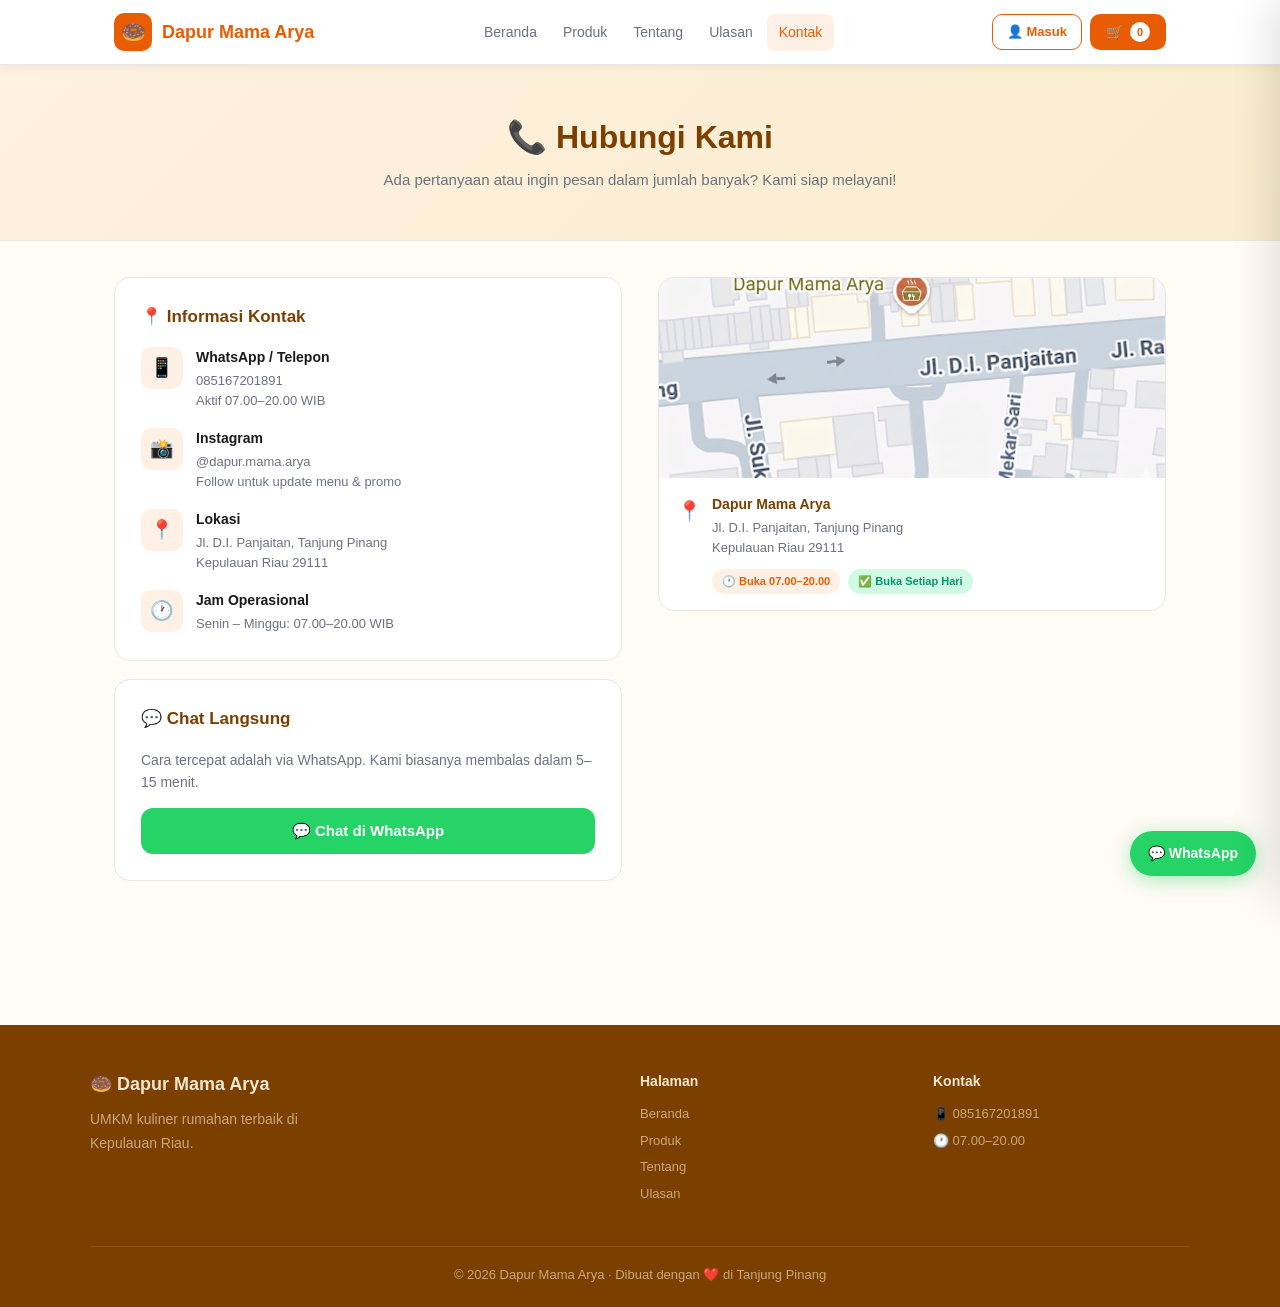
<file: kontak.html>
<!DOCTYPE html>
<html lang="id">
<head>
<meta charset="UTF-8">
<meta name="viewport" content="width=device-width, initial-scale=1.0">
<title>Kontak — Dapur Mama Arya</title>
<link rel="stylesheet" href="style.css">
</head>
<body>

<div class="page-header">
  <h1>📞 Hubungi Kami</h1>
  <p>Ada pertanyaan atau ingin pesan dalam jumlah banyak? Kami siap melayani!</p>
</div>

<div class="section" style="padding-top:36px;">
  <div class="contact-grid">

    <!-- Info Kontak -->
    <div>
      <div class="contact-card" style="margin-bottom:18px;">
        <h3>📍 Informasi Kontak</h3>
        <div class="contact-item">
          <div class="ci-icon">📱</div>
          <div>
            <h4 style="font-weight:800;font-size:14px;color:var(--text);margin-bottom:3px;">WhatsApp / Telepon</h4>
            <p style="font-size:13px;color:var(--muted);">085167201891<br>Aktif 07.00–20.00 WIB</p>
          </div>
        </div>
        <div class="contact-item">
          <div class="ci-icon">📸</div>
          <div>
            <h4 style="font-weight:800;font-size:14px;color:var(--text);margin-bottom:3px;">Instagram</h4>
            <p style="font-size:13px;color:var(--muted);">@dapur.mama.arya<br>Follow untuk update menu & promo</p>
          </div>
        </div>
        <div class="contact-item">
          <div class="ci-icon">📍</div>
          <div>
            <h4 style="font-weight:800;font-size:14px;color:var(--text);margin-bottom:3px;">Lokasi</h4>
            <p style="font-size:13px;color:var(--muted);">Jl. D.I. Panjaitan, Tanjung Pinang<br>Kepulauan Riau 29111</p>
          </div>
        </div>
        <div class="contact-item" style="margin-bottom:0;">
          <div class="ci-icon">🕐</div>
          <div>
            <h4 style="font-weight:800;font-size:14px;color:var(--text);margin-bottom:3px;">Jam Operasional</h4>
            <p style="font-size:13px;color:var(--muted);">Senin – Minggu: 07.00–20.00 WIB</p>
          </div>
        </div>
      </div>

      <div class="contact-card">
        <h3>💬 Chat Langsung</h3>
        <p style="font-size:14px;color:var(--muted);margin-bottom:14px;line-height:1.6;">Cara tercepat adalah via WhatsApp. Kami biasanya membalas dalam 5–15 menit.</p>
        <a href="https://wa.me/6285167201891?text=Halo%20Dapur%20Mama%20Arya%2C%20saya%20ingin%20tanya..."
           target="_blank" class="btn btn-primary" style="background:#25D366;width:100%;justify-content:center;">
          💬 Chat di WhatsApp
        </a>
      </div>
    </div>

    <!-- Lokasi -->
    <div>
      <!-- gambarnlokasi tokonya-->
      <div style="background:#fff;border:1px solid var(--border);border-radius:var(--r);overflow:hidden;margin-bottom:18px;">
        <div style="width:100%;height:200px;overflow:hidden;background:var(--secondary);">
          <img src="lokasi dapur mama arya.png" alt="Lokasi Dapur Mama Arya"
            style="width:100%;height:100%;object-fit:cover;display:block;"
            onerror="this.style.display='none';this.nextElementSibling.style.display='flex'">
          <div style="display:none;width:100%;height:100%;align-items:center;justify-content:center;flex-direction:column;gap:10px;background:var(--secondary);">
            <span style="font-size:48px;">📷</span>
            <span style="font-size:13px;color:var(--muted);text-align:center;line-height:1.5;">Ganti <strong style="color:var(--primary);">foto-lokasi.jpg</strong><br>dengan nama file foto kamu</span>
          </div>
        </div>
        <div style="padding:16px 18px;">
          <div style="display:flex;align-items:flex-start;gap:10px;">
            <span style="font-size:20px;flex-shrink:0;margin-top:2px;">📍</span>
            <div>
              <div style="font-weight:800;font-size:14px;color:var(--brown);margin-bottom:3px;">Dapur Mama Arya</div>
              <div style="font-size:13px;color:var(--muted);line-height:1.6;">Jl. D.I. Panjaitan, Tanjung Pinang<br>Kepulauan Riau 29111</div>
              <div style="display:flex;gap:8px;margin-top:10px;flex-wrap:wrap;">
                <span style="background:var(--primary-lt);color:var(--primary);font-size:11px;font-weight:700;padding:4px 10px;border-radius:99px;">🕐 Buka 07.00–20.00</span>
                <span style="background:#d1fae5;color:#059669;font-size:11px;font-weight:700;padding:4px 10px;border-radius:99px;">✅ Buka Setiap Hari</span>
              </div>
            </div>
          </div>
        </div>
      </div>
    </div>

  </div>

</div>

<footer>
  <div class="footer-inner">
    <div class="footer-top">
      <div class="footer-brand">
        <div style="display:flex;align-items:center;gap:10px;font-weight:800;font-size:18px;">🍩 Dapur Mama Arya</div>
        <p>UMKM kuliner rumahan terbaik di Kepulauan Riau.</p>
      </div>
      <div class="footer-col"><h4>Halaman</h4>
        <a href="index.html">Beranda</a><a href="produk.html">Produk</a>
        <a href="tentang.html">Tentang</a><a href="ulasan.html">Ulasan</a>
      </div>
      <div class="footer-col"><h4>Kontak</h4>
        <a href="#">📱 085167201891</a>
        <a href="#">🕐 07.00–20.00</a>
      </div>
    </div>
    <div class="footer-bottom">© 2026 Dapur Mama Arya · Dibuat dengan ❤️ di Tanjung Pinang</div>
  </div>
</footer>
<a class="wa-float" href="https://wa.me/6285167201891" target="_blank">💬 WhatsApp</a>
<div class="toast" id="toast"></div>

<script src="auth.js"></script>
<script src="data.js"></script>
<script src="navbar.js"></script>
<script>
renderNavbar('kontak');
renderCartSidebar();{
  var b=btn.nextElementSibling;
  var open=b.style.display==='block';
  b.style.display=open?'none':'block';
  btn.querySelector('span').textContent=open?'▼':'▲';
}
</script>
</body>
</html>
</file>
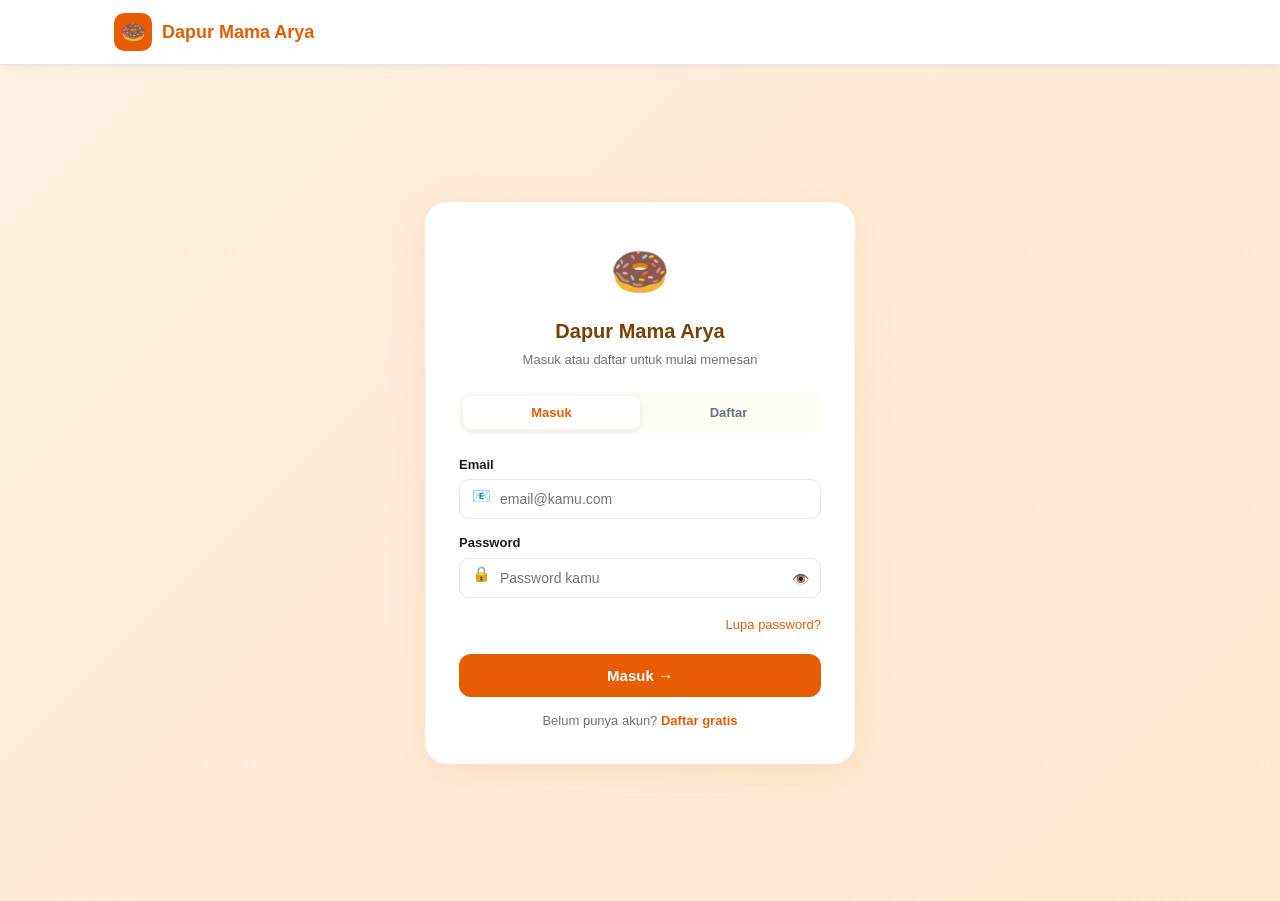
<file: login.html>
<!DOCTYPE html>
<html lang="id">
<head>
<meta charset="UTF-8">
<meta name="viewport" content="width=device-width, initial-scale=1.0">
<title>Login — Dapur Mama Arya</title>
<link rel="stylesheet" href="style.css">
</head>
<body>
<nav>
  <div class="nav-inner">
    <a href="index.html" class="logo"><div class="logo-icon">🍩</div>Dapur Mama Arya</a>
    <div></div>
  </div>
</nav>

<div class="auth-page">
  <div class="auth-card">
    <div class="auth-logo">
      <div class="ai">🍩</div>
      <h2>Dapur Mama Arya</h2>
      <p>Masuk atau daftar untuk mulai memesan</p>
    </div>
    <div class="auth-tabs">
      <button class="auth-tab active" id="tabIn" onclick="switchTab('in')">Masuk</button>
      <button class="auth-tab" id="tabUp" onclick="switchTab('up')">Daftar</button>
    </div>

    <!-- LOGIN -->
    <div class="auth-form active" id="fIn">
      <div class="auth-err" id="errIn"></div>
      <div class="inp-wrap">
        <label>Email</label>
        <span class="inp-icon">📧</span>
        <input type="email" id="l_email" placeholder="email@kamu.com" onkeydown="if(event.key==='Enter')doLogin()">
      </div>
      <div class="inp-wrap">
        <label>Password</label>
        <span class="inp-icon">🔒</span>
        <input type="password" id="l_pass" placeholder="Password kamu" onkeydown="if(event.key==='Enter')doLogin()">
        <button class="inp-eye" onclick="toggleEye('l_pass',this)">👁️</button>
      </div>
      <div style="text-align:right;margin-bottom:14px;">
        <a href="#" style="font-size:13px;color:var(--primary);text-decoration:none;" onclick="alert('Hubungi admin via WhatsApp untuk reset password.')">Lupa password?</a>
      </div>
      <button class="auth-btn" onclick="doLogin()">Masuk →</button>
      <p class="auth-note">Belum punya akun? <a href="#" onclick="switchTab('up')">Daftar gratis</a></p>
    </div>

    <!-- REGISTER -->
    <div class="auth-form" id="fUp">
      <div class="auth-err" id="errUp"></div>
      <div class="inp-wrap">
        <label>Nama Lengkap</label>
        <span class="inp-icon">👤</span>
        <input type="text" id="r_name" placeholder="Nama lengkap kamu">
      </div>
      <div class="inp-wrap">
        <label>Email</label>
        <span class="inp-icon">📧</span>
        <input type="email" id="r_email" placeholder="email@kamu.com">
      </div>
      <div class="inp-wrap">
        <label>Nomor WhatsApp</label>
        <span class="inp-icon">📱</span>
        <input type="tel" id="r_phone" placeholder="08xxxxxxxxxx">
      </div>
      <div class="inp-wrap">
        <label>Password</label>
        <span class="inp-icon">🔒</span>
        <input type="password" id="r_pass" placeholder="Minimal 6 karakter">
        <button class="inp-eye" onclick="toggleEye('r_pass',this)">👁️</button>
      </div>
      <div class="inp-wrap">
        <label>Konfirmasi Password</label>
        <span class="inp-icon">🔒</span>
        <input type="password" id="r_pass2" placeholder="Ulangi password">
        <button class="inp-eye" onclick="toggleEye('r_pass2',this)">👁️</button>
      </div>
      <div style="background:var(--primary-lt);border-radius:9px;padding:10px 13px;font-size:12px;color:var(--brown);margin-bottom:14px;">🔒 Data Anda aman. Tidak dibagikan ke pihak ketiga.</div>
      <button class="auth-btn" onclick="doRegister()">Daftar Sekarang →</button>
      <p class="auth-note">Sudah punya akun? <a href="#" onclick="switchTab('in')">Masuk di sini</a></p>
    </div>


  </div>
</div>
<div class="toast" id="toast"></div>

<script src="auth.js"></script>
<script>
var cu=getCurrentUser();
if(cu){window.location.href=cu.role==='admin'?'admin.html':'index.html';}
if(window.location.hash==='#daftar')switchTab('up');

function switchTab(t){
  document.getElementById('tabIn').classList.toggle('active',t==='in');
  document.getElementById('tabUp').classList.toggle('active',t==='up');
  document.getElementById('fIn').classList.toggle('active',t==='in');
  document.getElementById('fUp').classList.toggle('active',t==='up');
  document.getElementById('errIn').classList.remove('show');
  document.getElementById('errUp').classList.remove('show');
}
function showErr(id,msg){var e=document.getElementById(id);e.textContent=msg;e.classList.add('show');}
function toggleEye(id,btn){var i=document.getElementById(id);i.type=i.type==='password'?'text':'password';btn.textContent=i.type==='password'?'👁️':'🙈';}

function doLogin(){
  var email=document.getElementById('l_email').value.trim();
  var pass=document.getElementById('l_pass').value;
  if(!email||!pass){showErr('errIn','⚠️ Email dan password wajib diisi.');return;}
  var r=authLogin(email,pass);
  if(r.success){
    showToast('✅ Selamat datang, '+r.user.name+'!','ok');
    setTimeout(function(){window.location.href=r.user.role==='admin'?'admin.html':'index.html';},700);
  }else{showErr('errIn','❌ '+r.error);}
}

function doRegister(){
  var name=document.getElementById('r_name').value.trim();
  var email=document.getElementById('r_email').value.trim();
  var phone=document.getElementById('r_phone').value.trim();
  var pass=document.getElementById('r_pass').value;
  var pass2=document.getElementById('r_pass2').value;
  if(!name||!email||!pass){showErr('errUp','⚠️ Nama, email, dan password wajib diisi.');return;}
  if(pass!==pass2){showErr('errUp','❌ Konfirmasi password tidak cocok.');return;}
  var r=authRegister(name,email,pass);
  if(r.success){
    if(phone){var us=getUsers(),u=us.find(function(x){return x.id===r.user.id;});if(u){u.phone=phone;saveUsers(us);}}
    showToast('🎉 Akun berhasil dibuat!','ok');
    setTimeout(function(){window.location.href='index.html';},700);
  }else{showErr('errUp','❌ '+r.error);}
}

function showToast(msg,type){var t=document.getElementById('toast');t.textContent=msg;t.className='toast show'+(type?' '+type:'');setTimeout(function(){t.className='toast';},2800);}
</script>
</body>
</html>
</file>
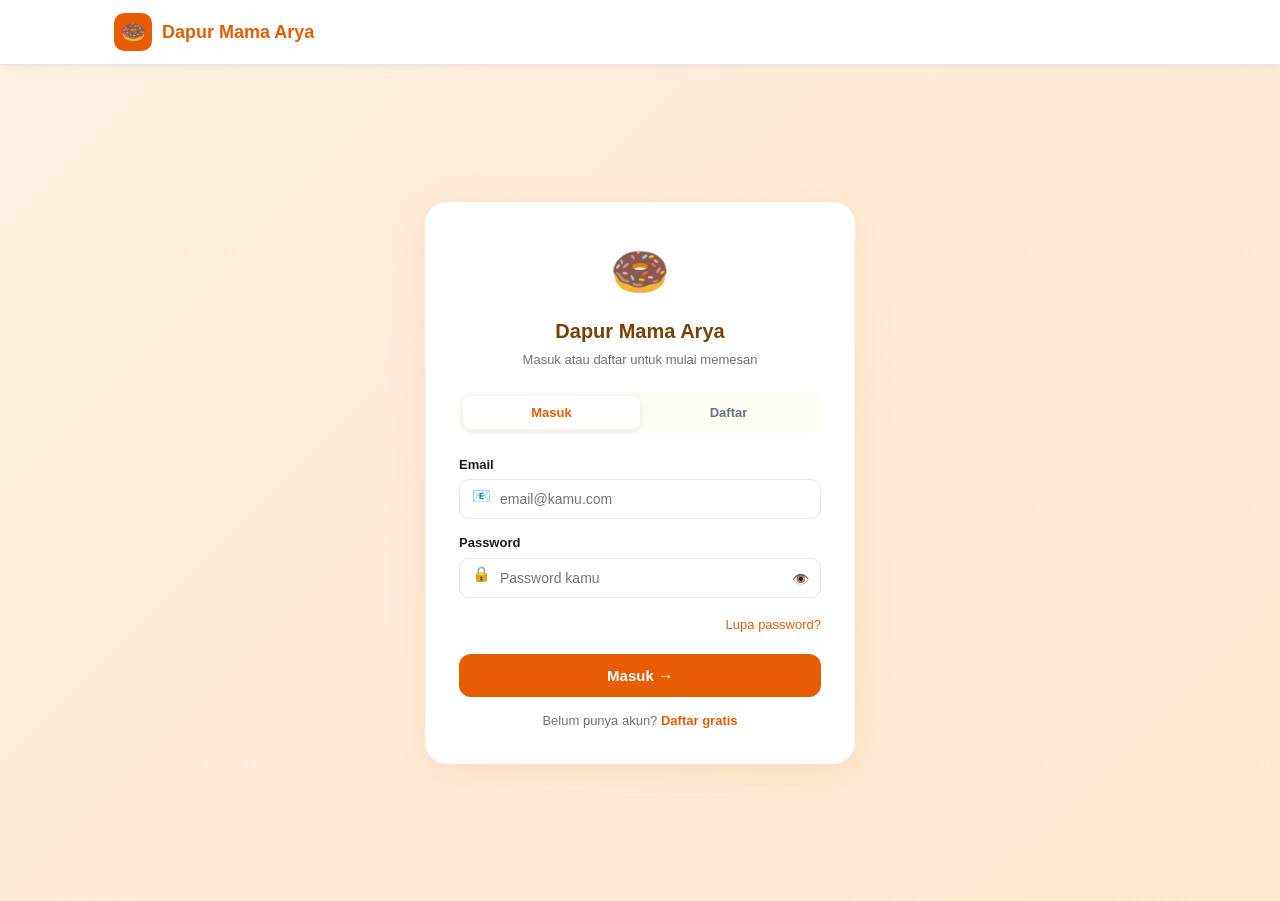
<file: pesanan.html>
<!DOCTYPE html>
<html lang="id">
<head>
<meta charset="UTF-8">
<meta name="viewport" content="width=device-width, initial-scale=1.0">
<title>Pesanan Saya — Dapur Mama Arya</title>
<link rel="stylesheet" href="style.css">
<style>
.tab-bar{display:flex;gap:4px;background:var(--bg);border-radius:12px;padding:4px;margin-bottom:22px;}
.tab-btn{flex:1;padding:9px;text-align:center;font-size:13px;font-weight:700;color:var(--muted);border-radius:8px;cursor:pointer;border:none;background:none;transition:all .2s;}
.tab-btn.active{background:#fff;color:var(--primary);box-shadow:0 2px 8px rgba(0,0,0,.08);}
</style>
</head>
<body>
<div class="page-header">
  <h1>📦 Pesanan Saya</h1>
  <p>Pantau status dan riwayat semua pesananmu</p>
</div>

<div class="section" style="padding-top:32px;">
  <div class="tab-bar">
    <button class="tab-btn active" onclick="setTab('semua',this)">Semua</button>
    <button class="tab-btn" onclick="setTab('pending',this)">Menunggu</button>
    <button class="tab-btn" onclick="setTab('process',this)">Diproses</button>
    <button class="tab-btn" onclick="setTab('done',this)">Selesai</button>
  </div>
  <div id="ordersWrap"></div>
</div>

<footer>
  <div class="footer-inner">
    <div class="footer-top">
      <div class="footer-brand"><div style="display:flex;align-items:center;gap:10px;font-weight:800;font-size:18px;">🍩 Dapur Mama Arya</div><p>UMKM kuliner rumahan terbaik di Kepulauan Riau.</p></div>
      <div class="footer-col"><h4>Halaman</h4><a href="index.html">Beranda</a><a href="produk.html">Produk</a><a href="kontak.html">Kontak</a></div>
      <div class="footer-col"><h4>Akun</h4><a href="pesanan.html">Pesanan Saya</a><a href="#" onclick="logout()">Keluar</a></div>
    </div>
    <div class="footer-bottom">© 2026 Dapur Mama Arya · Dibuat dengan ❤️ di Tanjung Pinang</div>
  </div>
</footer>

<script src="auth.js"></script>
<script src="data.js"></script>
<script src="navbar.js"></script>
<script>
if(!requireLogin())throw new Error('not logged in');
renderNavbar('');
renderCartSidebar();

var user=getCurrentUser();
var _tab='semua';
var SL={pending:'<span class="badge b-pending">⏳ Menunggu</span>',process:'<span class="badge b-process">🔄 Diproses</span>',done:'<span class="badge b-done">✅ Selesai</span>',cancel:'<span class="badge b-cancel">❌ Batal</span>'};
var PL={bca:'Transfer BCA',bni:'Transfer BNI',qris:'QRIS',cod:'COD'};

function setTab(t,btn){
  _tab=t;
  document.querySelectorAll('.tab-btn').forEach(function(b){b.classList.remove('active');});
  btn.classList.add('active');
  renderOrders();
}

function renderOrders(){
  var all=JSON.parse(localStorage.getItem('dma_my_orders')||'[]').filter(function(o){return o.customerId===user.id;});
  var list=_tab==='semua'?all:all.filter(function(o){return o.status===_tab;});
  var wrap=document.getElementById('ordersWrap');
  if(list.length===0){
    wrap.innerHTML='<div class="empty-state"><div class="ei">📦</div><p>'+(_tab==='semua'?'Kamu belum pernah pesan.<br>Yuk mulai belanja!':'Tidak ada pesanan dengan status ini.')+'</p>'
      +(_tab==='semua'?'<a href="produk.html" class="btn btn-primary" style="margin-top:14px;display:inline-flex;">🛒 Pesan Sekarang</a>':'')+'</div>';
    return;
  }
  wrap.innerHTML=list.map(function(o){
    var dt=new Date(o.createdAt).toLocaleDateString('id-ID',{day:'numeric',month:'long',year:'numeric',hour:'2-digit',minute:'2-digit'});
    return '<div class="order-card">'
      +'<div class="order-head"><div><div class="order-id">'+o.id+'</div><div style="font-size:11px;color:var(--muted);">'+dt+'</div></div>'+(SL[o.status]||'')+'</div>'
      +'<div class="order-body"><div class="order-items">'
      +o.items.map(function(i){return '<div class="order-item-row"><span>'+i.emoji+' '+i.name+' × '+i.qty+'</span><span>'+rp(i.price*i.qty)+'</span></div>';}).join('')
      +'<div class="order-item-row"><span>🚴 Ongkos Kirim</span><span>Rp 5.000</span></div>'
      +'</div>'
      +'<div style="font-size:12px;color:var(--muted);margin-top:9px;display:flex;gap:14px;flex-wrap:wrap;">'
      +'<span>📍 '+o.district+'</span><span>🕐 '+o.deliveryTime+'</span><span>💳 '+(PL[o.payment]||o.payment)+'</span></div>'
      +'</div>'
      +'<div class="order-foot">'
      +'<div style="font-size:15px;font-weight:800;">Total: <span style="color:var(--primary);">'+rp(o.total)+'</span></div>'
      +'<div style="display:flex;gap:7px;">'
      +'<a href="https://wa.me/6285167201891?text=Halo%2C%20tanya%20pesanan%20'+o.id+'" target="_blank" class="btn-sm btn-ok">💬 Tanya Status</a>'
      +(o.status==='pending'&&o.payment!=='cod'?'<a href="https://wa.me/6285167201891?text=Konfirmasi%20bayar%20'+o.id+'" target="_blank" class="btn-sm btn-edit">📤 Konfirmasi</a>':'')
      +'</div></div></div>';
  }).join('');
}
renderOrders();
</script>
</body>
</html>
</file>
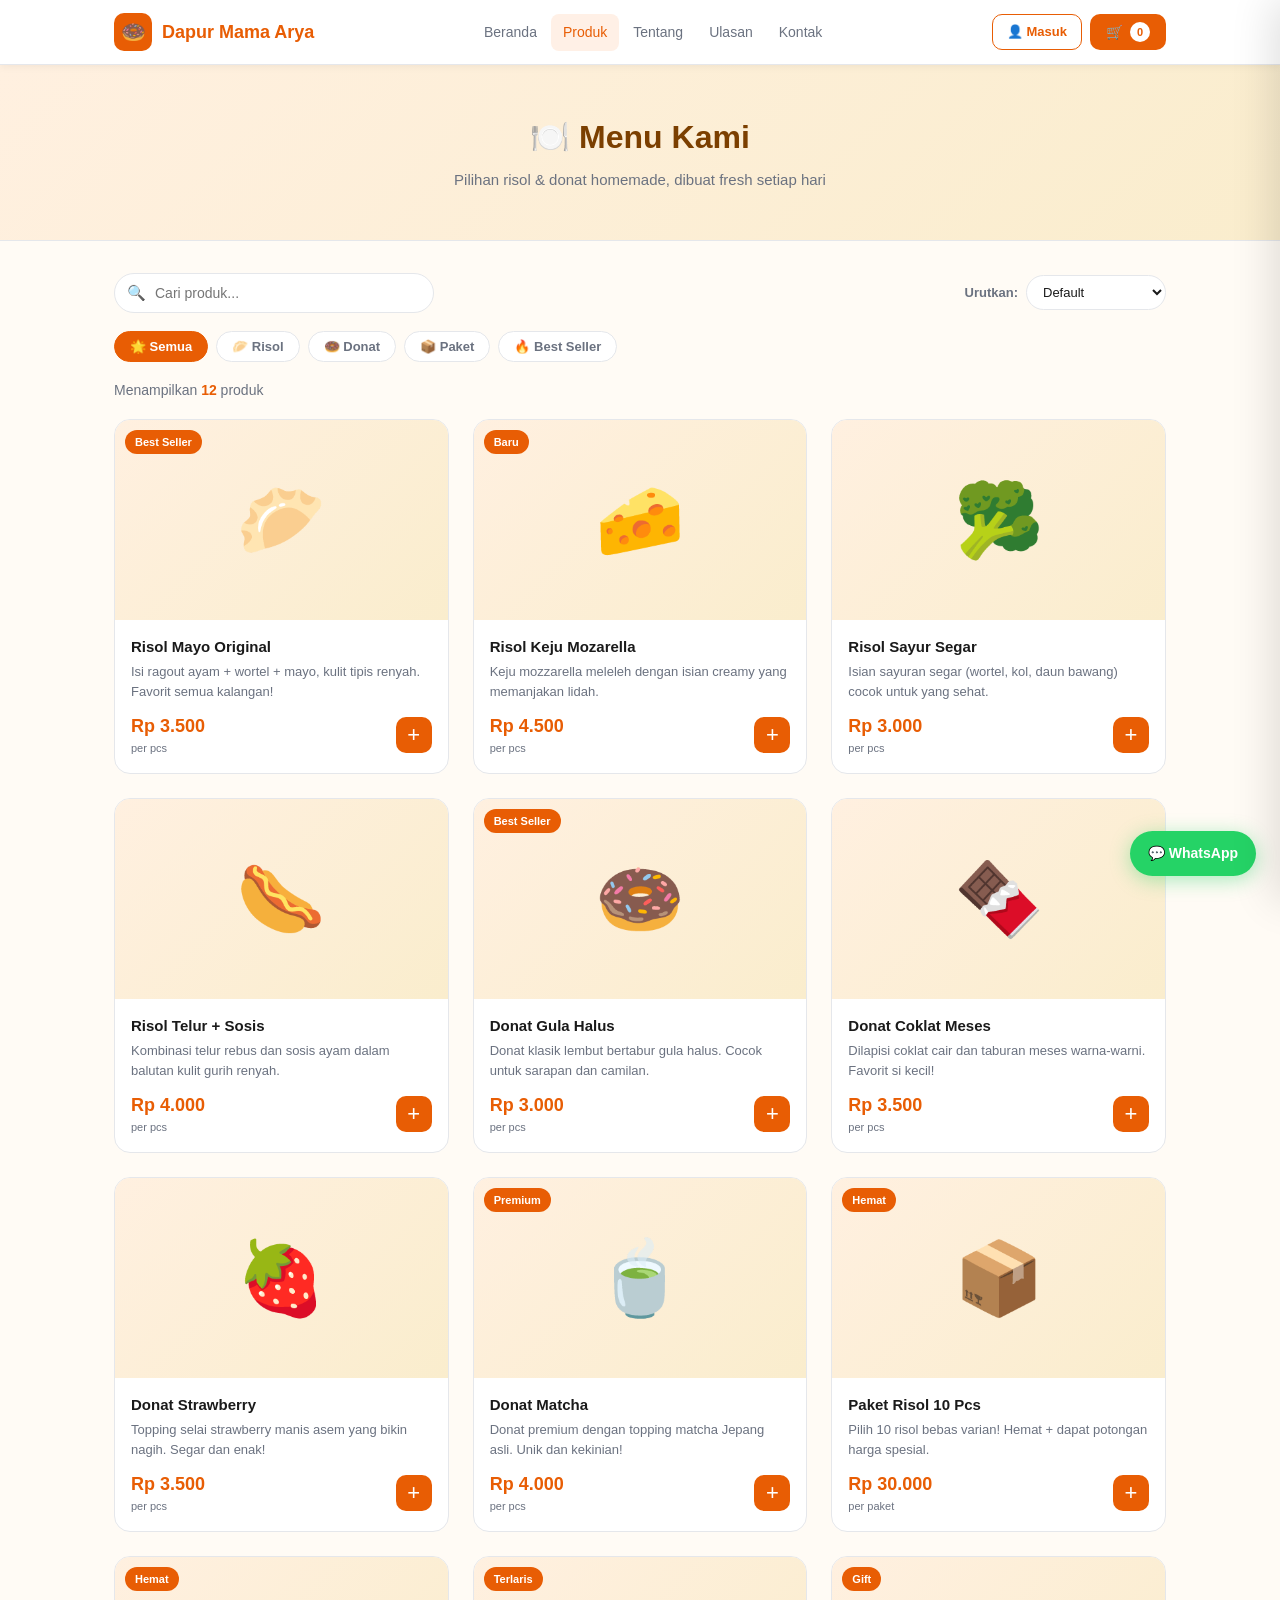
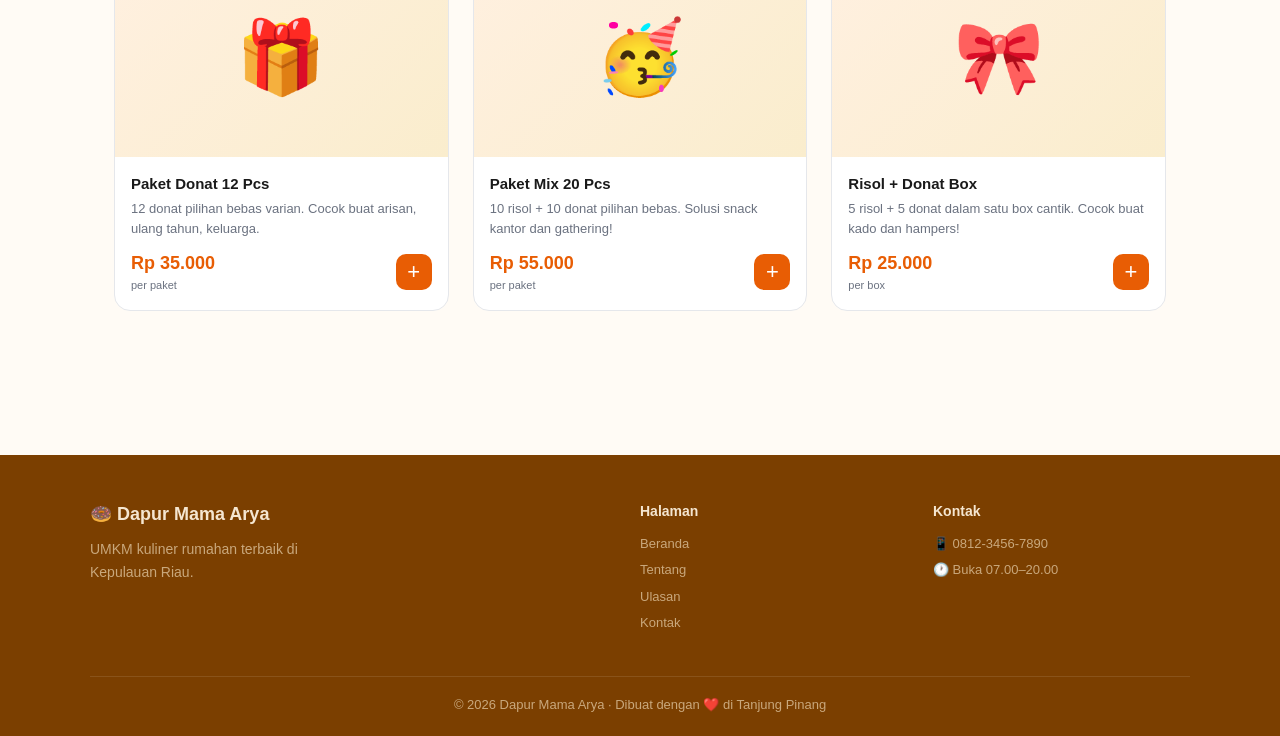
<file: produk.html>
<!DOCTYPE html>
<html lang="id">
<head>
<meta charset="UTF-8">
<meta name="viewport" content="width=device-width, initial-scale=1.0">
<title>Produk — Dapur Mama Arya</title>
<link rel="stylesheet" href="style.css">
</head>
<body>

<div class="page-header">
  <h1>🍽️ Menu Kami</h1>
  <p>Pilihan risol & donat homemade, dibuat fresh setiap hari</p>
</div>

<div class="section" style="padding-top:32px;">

  <!-- Toolbar -->
  <div style="display:flex;align-items:center;justify-content:space-between;flex-wrap:wrap;gap:12px;margin-bottom:18px;">
    <div style="position:relative;flex:1;min-width:200px;max-width:320px;">
      <span style="position:absolute;left:13px;top:50%;transform:translateY(-50%);font-size:15px;pointer-events:none;">🔍</span>
      <input type="text" id="searchInput" placeholder="Cari produk..."
        style="padding-left:40px;border-radius:99px;"
        oninput="applyFilter()">
    </div>
    <div style="display:flex;align-items:center;gap:8px;">
      <span style="font-size:13px;font-weight:700;color:var(--muted);white-space:nowrap;">Urutkan:</span>
      <select id="sortSel" onchange="applyFilter()" style="width:auto;padding:8px 12px;font-size:13px;border-radius:99px;">
        <option value="default">Default</option>
        <option value="asc">Harga Termurah</option>
        <option value="desc">Harga Termahal</option>
        <option value="name">Nama A–Z</option>
      </select>
    </div>
  </div>

  <!-- Filter Tabs -->
  <div class="filter-bar">
    <button class="filter-btn active" onclick="setFilter('semua',this)">🌟 Semua</button>
    <button class="filter-btn" onclick="setFilter('risol',this)">🥟 Risol</button>
    <button class="filter-btn" onclick="setFilter('donat',this)">🍩 Donat</button>
    <button class="filter-btn" onclick="setFilter('paket',this)">📦 Paket</button>
    <button class="filter-btn" onclick="setFilter('bestseller',this)">🔥 Best Seller</button>
  </div>

  <div style="font-size:14px;color:var(--muted);margin-bottom:18px;">
    Menampilkan <strong id="prodCount" style="color:var(--primary);">0</strong> produk
  </div>

  <div class="products-grid" id="prodGrid"></div>

  <div id="emptyState" style="display:none;" class="empty-state">
    <div class="ei">🔍</div>
    <p>Produk tidak ditemukan.<br>Coba kata kunci lain atau reset filter.</p>
    <button class="btn btn-primary" style="margin-top:16px;" onclick="resetFilter()">Reset Filter</button>
  </div>
</div>

<footer>
  <div class="footer-inner">
    <div class="footer-top">
      <div class="footer-brand">
        <div style="display:flex;align-items:center;gap:10px;font-weight:800;font-size:18px;">🍩 Dapur Mama Arya</div>
        <p>UMKM kuliner rumahan terbaik di Kepulauan Riau.</p>
      </div>
      <div class="footer-col"><h4>Halaman</h4>
        <a href="index.html">Beranda</a><a href="tentang.html">Tentang</a>
        <a href="ulasan.html">Ulasan</a><a href="kontak.html">Kontak</a>
      </div>
      <div class="footer-col"><h4>Kontak</h4>
        <a href="#">📱 0812-3456-7890</a>
        <a href="#">🕐 Buka 07.00–20.00</a>
      </div>
    </div>
    <div class="footer-bottom">© 2026 Dapur Mama Arya · Dibuat dengan ❤️ di Tanjung Pinang</div>
  </div>
</footer>
<a class="wa-float" href="https://wa.me/6281234567890" target="_blank">💬 WhatsApp</a>

<script src="auth.js"></script>
<script src="data.js"></script>
<script src="navbar.js"></script>
<script>
renderNavbar('produk');
renderCartSidebar();

var _filter = 'semua';

// Baca URL param ?cat=
var urlCat = new URLSearchParams(window.location.search).get('cat');
if (urlCat) {
  _filter = urlCat;
  document.querySelectorAll('.filter-btn').forEach(function(b) {
    var txt = b.textContent.toLowerCase();
    if (urlCat === 'risol' && txt.includes('risol')) { b.classList.add('active'); }
    else if (urlCat === 'donat' && txt.includes('donat')) { b.classList.add('active'); }
    else if (urlCat === 'paket' && txt.includes('paket')) { b.classList.add('active'); }
    else if (urlCat === 'bestseller' && txt.includes('best')) { b.classList.add('active'); }
    else if (urlCat !== 'semua') b.classList.remove('active');
  });
  if (urlCat !== 'semua') document.querySelector('.filter-btn').classList.remove('active');
}

function setFilter(f, btn) {
  _filter = f;
  document.querySelectorAll('.filter-btn').forEach(function(b) { b.classList.remove('active'); });
  btn.classList.add('active');
  applyFilter();
}

function resetFilter() {
  _filter = 'semua';
  document.querySelectorAll('.filter-btn').forEach(function(b, i) { b.classList.toggle('active', i === 0); });
  document.getElementById('searchInput').value = '';
  document.getElementById('sortSel').value = 'default';
  applyFilter();
}

function applyFilter() {
  var q = document.getElementById('searchInput').value.toLowerCase().trim();
  var sort = document.getElementById('sortSel').value;
  var prods = getActiveProducts();

  if (_filter === 'risol') prods = prods.filter(function(p) { return p.name.toLowerCase().includes('risol'); });
  else if (_filter === 'donat') prods = prods.filter(function(p) { return p.name.toLowerCase().includes('donat'); });
  else if (_filter === 'paket') prods = prods.filter(function(p) { return p.unit === 'per paket' || p.unit === 'per box'; });
  else if (_filter === 'bestseller') prods = prods.filter(function(p) { return p.badge === 'Best Seller' || p.badge === 'Terlaris'; });

  if (q) prods = prods.filter(function(p) { return p.name.toLowerCase().includes(q) || p.desc.toLowerCase().includes(q); });

  if (sort === 'asc') prods.sort(function(a, b) { return a.price - b.price; });
  else if (sort === 'desc') prods.sort(function(a, b) { return b.price - a.price; });
  else if (sort === 'name') prods.sort(function(a, b) { return a.name.localeCompare(b.name); });

  renderProds(prods);
}

function renderProds(prods) {
  document.getElementById('prodCount').textContent = prods.length;
  var empty = document.getElementById('emptyState');
  var grid = document.getElementById('prodGrid');
  if (prods.length === 0) { grid.innerHTML = ''; empty.style.display = 'block'; return; }
  empty.style.display = 'none';
  grid.innerHTML = prods.map(function(p) {
    return '<div class="product-card">'
      + '<div class="prod-img">'
      + (p.photo ? '<img src="' + p.photo + '" alt="' + p.name + '" onerror="this.style.display=\'none\'">' : '')
      + '<span class="prod-emoji" style="' + (p.photo ? 'display:none' : '') + '">' + p.emoji + '</span>'
      + (p.badge ? '<span class="prod-badge">' + p.badge + '</span>' : '')
      + '</div>'
      + '<div class="prod-body">'
      + '<div class="prod-name">' + p.name + '</div>'
      + '<div class="prod-desc">' + p.desc + '</div>'
      + '<div class="prod-foot"><div>'
      + '<div class="prod-price">' + rp(p.price) + '</div>'
      + '<div class="prod-unit">' + p.unit + '</div>'
      + '</div><div id="ctrl_' + p.id + '"><button class="add-btn" onclick="addToCart(' + p.id + ')">+</button></div>'
      + '</div></div></div>';
  }).join('');
  getCart().forEach(function(item) { renderQtyCtrl(item.id); });
}

applyFilter();
</script>
</body>
</html>
</file>
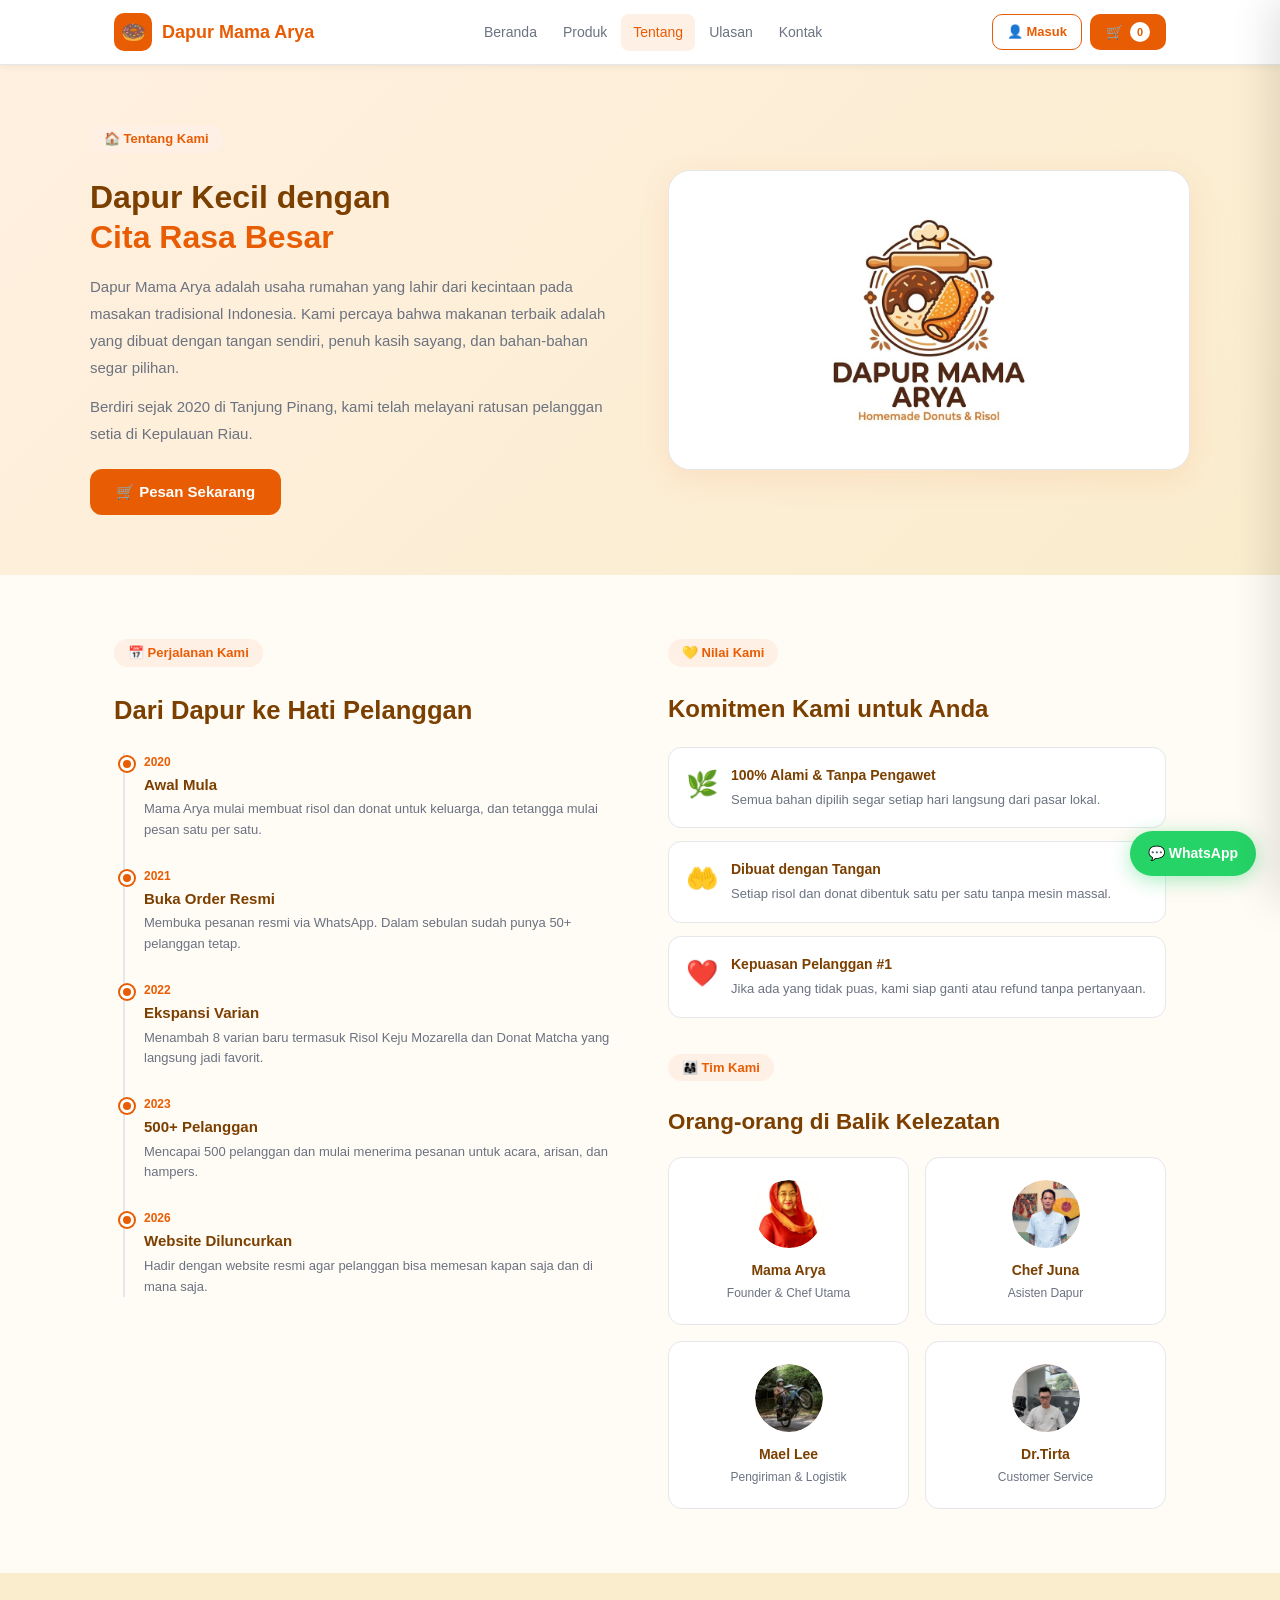
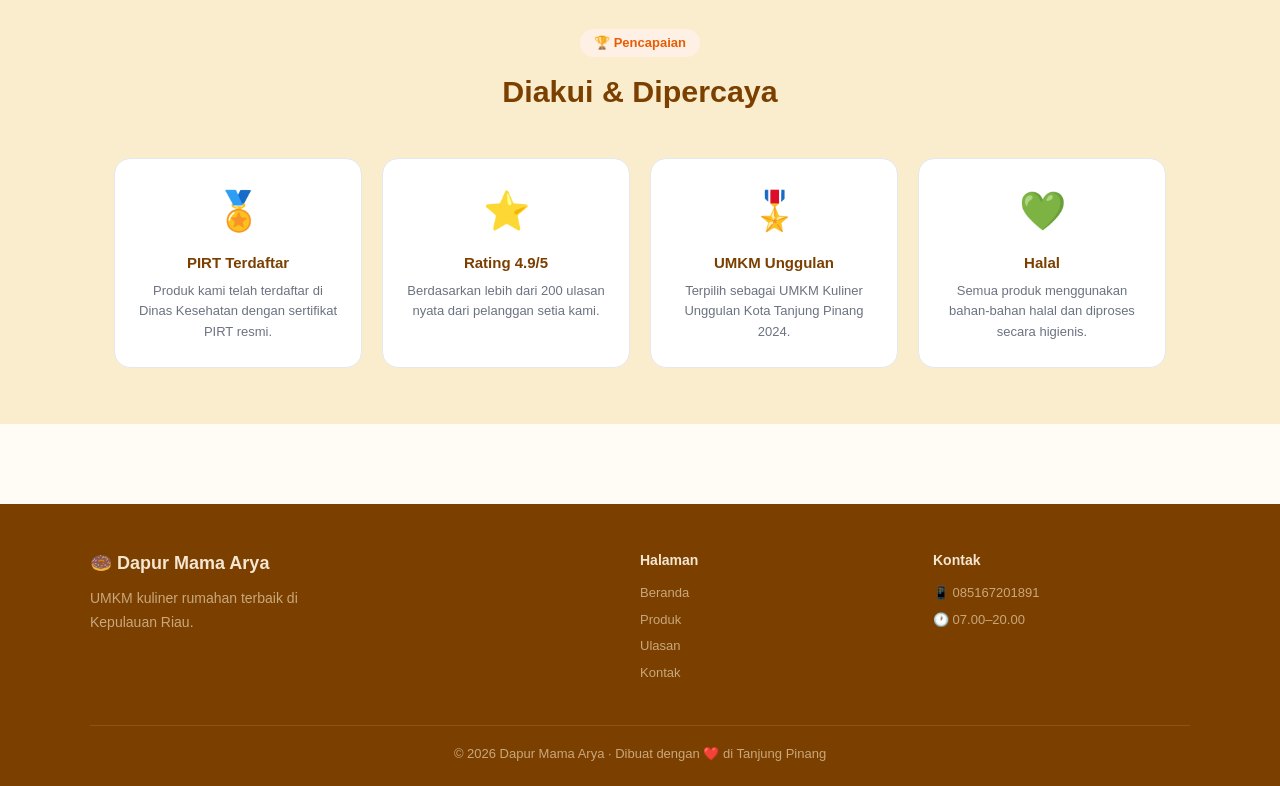
<file: tentang.html>
<!DOCTYPE html>
<html lang="id">
<head>
<meta charset="UTF-8">
<meta name="viewport" content="width=device-width, initial-scale=1.0">
<title>Tentang Kami — Dapur Mama Arya</title>
<link rel="stylesheet" href="style.css">
<style>
.about-hero{background:linear-gradient(135deg,#FFF0E0,#FAEDCD);padding:60px 24px;}
.about-grid{max-width:1100px;margin:0 auto;display:grid;grid-template-columns:1fr 1fr;gap:56px;align-items:center;}
.about-img-box{background:#fff;border-radius:22px;height:300px;display:flex;align-items:center;justify-content:center;font-size:100px;border:1px solid var(--border);box-shadow:0 8px 32px rgba(232,93,4,.1);}
.team-grid{display:grid;grid-template-columns:1fr 1fr;gap:16px;}
.team-card{background:#fff;border:1px solid var(--border);border-radius:14px;padding:22px;text-align:center;transition:all .2s;}
.team-card:hover{transform:translateY(-4px);box-shadow:0 8px 24px rgba(0,0,0,.08);}
.team-av{width:68px;height:68px;background:var(--primary-lt);border-radius:50%;display:flex;align-items:center;justify-content:center;font-size:30px;margin:0 auto 12px;overflow:hidden;}
.team-photo{width:100%;height:100%;object-fit:cover;border-radius:50%;display:block;}
.team-emoji-fb{font-size:30px;}
.val-card{background:#fff;border:1px solid var(--border);border-radius:13px;padding:17px;display:flex;gap:13px;align-items:flex-start;}
.val-ico{font-size:26px;flex-shrink:0;}
@media(max-width:768px){.about-grid{grid-template-columns:1fr;}.about-img-box{height:180px;font-size:72px;}.team-grid{grid-template-columns:1fr 1fr;}}
</style>
</head>
<body>

<div class="about-hero">
  <div class="about-grid">
    <div>
      <div class="sec-tag">🏠 Tentang Kami</div>
      <h1 style="font-size:2rem;font-weight:800;color:var(--brown);line-height:1.25;margin:12px 0 16px;">Dapur Kecil dengan<br><span style="color:var(--primary);">Cita Rasa Besar</span></h1>
      <p style="font-size:15px;color:var(--muted);line-height:1.8;margin-bottom:12px;">Dapur Mama Arya adalah usaha rumahan yang lahir dari kecintaan pada masakan tradisional Indonesia. Kami percaya bahwa makanan terbaik adalah yang dibuat dengan tangan sendiri, penuh kasih sayang, dan bahan-bahan segar pilihan.</p>
      <p style="font-size:15px;color:var(--muted);line-height:1.8;margin-bottom:22px;">Berdiri sejak 2020 di Tanjung Pinang, kami telah melayani ratusan pelanggan setia di Kepulauan Riau.</p>
      <a href="produk.html" class="btn btn-primary">🛒 Pesan Sekarang</a>
    </div>
    <div class="about-img-box">
      <img src="logo dapur mama arya.jpeg" alt="Dapur Mama Arya"
        style="width:100%;height:100%;object-fit:cover;border-radius:22px;"
        onerror="this.style.display='none';this.nextElementSibling.style.display='flex'">
      <div style="display:none;width:100%;height:100%;align-items:center;justify-content:center;font-size:100px;">🍩</div>
    </div>
  </div>
</div>

<div class="section">
  <div style="display:grid;grid-template-columns:1fr 1fr;gap:56px;align-items:start;">
    <!-- Timeline -->
    <div>
      <div class="sec-tag">📅 Perjalanan Kami</div>
      <h2 style="font-size:1.6rem;font-weight:800;color:var(--brown);margin:12px 0 24px;">Dari Dapur ke Hati Pelanggan</h2>
      <div class="tl">
        <div class="tl-item"><div class="tl-dot"></div><div class="tl-year">2020</div><div class="tl-title">Awal Mula</div><div class="tl-desc">Mama Arya mulai membuat risol dan donat untuk keluarga, dan tetangga mulai pesan satu per satu.</div></div>
        <div class="tl-item"><div class="tl-dot"></div><div class="tl-year">2021</div><div class="tl-title">Buka Order Resmi</div><div class="tl-desc">Membuka pesanan resmi via WhatsApp. Dalam sebulan sudah punya 50+ pelanggan tetap.</div></div>
        <div class="tl-item"><div class="tl-dot"></div><div class="tl-year">2022</div><div class="tl-title">Ekspansi Varian</div><div class="tl-desc">Menambah 8 varian baru termasuk Risol Keju Mozarella dan Donat Matcha yang langsung jadi favorit.</div></div>
        <div class="tl-item"><div class="tl-dot"></div><div class="tl-year">2023</div><div class="tl-title">500+ Pelanggan</div><div class="tl-desc">Mencapai 500 pelanggan dan mulai menerima pesanan untuk acara, arisan, dan hampers.</div></div>
        <div class="tl-item"><div class="tl-dot"></div><div class="tl-year">2026</div><div class="tl-title">Website Diluncurkan</div><div class="tl-desc">Hadir dengan website resmi agar pelanggan bisa memesan kapan saja dan di mana saja.</div></div>
      </div>
    </div>
    <!-- Nilai & Tim -->
    <div>
      <div class="sec-tag">💛 Nilai Kami</div>
      <h2 style="font-size:1.5rem;font-weight:800;color:var(--brown);margin:12px 0 20px;">Komitmen Kami untuk Anda</h2>
      <div style="display:flex;flex-direction:column;gap:13px;margin-bottom:36px;">
        <div class="val-card"><div class="val-ico">🌿</div><div><h4 style="font-weight:800;font-size:14px;color:var(--brown);margin-bottom:4px;">100% Alami & Tanpa Pengawet</h4><p style="font-size:13px;color:var(--muted);line-height:1.6;">Semua bahan dipilih segar setiap hari langsung dari pasar lokal.</p></div></div>
        <div class="val-card"><div class="val-ico">🤲</div><div><h4 style="font-weight:800;font-size:14px;color:var(--brown);margin-bottom:4px;">Dibuat dengan Tangan</h4><p style="font-size:13px;color:var(--muted);line-height:1.6;">Setiap risol dan donat dibentuk satu per satu tanpa mesin massal.</p></div></div>
        <div class="val-card"><div class="val-ico">❤️</div><div><h4 style="font-weight:800;font-size:14px;color:var(--brown);margin-bottom:4px;">Kepuasan Pelanggan #1</h4><p style="font-size:13px;color:var(--muted);line-height:1.6;">Jika ada yang tidak puas, kami siap ganti atau refund tanpa pertanyaan.</p></div></div>
      </div>
      <div class="sec-tag">👨‍👩‍👧 Tim Kami</div>
      <h2 style="font-size:1.4rem;font-weight:800;color:var(--brown);margin:12px 0 18px;">Orang-orang di Balik Kelezatan</h2>
      <div class="team-grid">
        <div class="team-card">
          <div class="team-av">
            <img src="megawat.jpeg" alt="Mama Arya" class="team-photo" onerror="this.style.display='none';this.nextElementSibling.style.display='flex'">
            <span class="team-emoji-fb" style="display:none;">👩‍🍳</span>
          </div>
          <div style="font-weight:800;font-size:14px;color:var(--brown);">Mama Arya</div>
          <div style="font-size:12px;color:var(--muted);margin-top:3px;">Founder &amp; Chef Utama</div>
        </div>
        <div class="team-card">
          <div class="team-av">
            <img src="chef juna.jpeg" alt="chef juna" class="team-photo" onerror="this.style.display='none';this.nextElementSibling.style.display='flex'">
            <span class="team-emoji-fb" style="display:none;">👨</span>
          </div>
          <div style="font-weight:800;font-size:14px;color:var(--brown);">Chef Juna</div>
          <div style="font-size:12px;color:var(--muted);margin-top:3px;">Asisten Dapur</div>
        </div>
        <div class="team-card">
          <div class="team-av">
            <img src="mael lee.jpeg" alt="mael lee" class="team-photo" onerror="this.style.display='none';this.nextElementSibling.style.display='flex'">
            <span class="team-emoji-fb" style="display:none;">👧</span>
          </div>
          <div style="font-weight:800;font-size:14px;color:var(--brown);">Mael Lee</div>
          <div style="font-size:12px;color:var(--muted);margin-top:3px;">Pengiriman &amp; Logistik</div>
        </div>
        <div class="team-card">
          <div class="team-av">
            <img src="dr tirta.jpeg" alt="Dr Tirta" class="team-photo" onerror="this.style.display='none';this.nextElementSibling.style.display='flex'">
            <span class="team-emoji-fb" style="display:none;">👦</span>
          </div>
          <div style="font-weight:800;font-size:14px;color:var(--brown);">Dr.Tirta</div>
          <div style="font-size:12px;color:var(--muted);margin-top:3px;">Customer Service</div>
        </div>
      </div>
    </div>
  </div>
</div>

<!-- Pencapaian -->
<div style="background:var(--secondary);padding:56px 0;">
  <div class="section" style="padding-top:0;padding-bottom:0;">
    <div class="sec-head">
      <div class="sec-tag">🏆 Pencapaian</div>
      <h2>Diakui & Dipercaya</h2>
    </div>
    <div class="features-grid">
      <div class="feat-card"><div class="feat-icon">🏅</div><h3>PIRT Terdaftar</h3><p>Produk kami telah terdaftar di Dinas Kesehatan dengan sertifikat PIRT resmi.</p></div>
      <div class="feat-card"><div class="feat-icon">⭐</div><h3>Rating 4.9/5</h3><p>Berdasarkan lebih dari 200 ulasan nyata dari pelanggan setia kami.</p></div>
      <div class="feat-card"><div class="feat-icon">🎖️</div><h3>UMKM Unggulan</h3><p>Terpilih sebagai UMKM Kuliner Unggulan Kota Tanjung Pinang 2024.</p></div>
      <div class="feat-card"><div class="feat-icon">💚</div><h3>Halal</h3><p>Semua produk menggunakan bahan-bahan halal dan diproses secara higienis.</p></div>
    </div>
  </div>
</div>

<footer>
  <div class="footer-inner">
    <div class="footer-top">
      <div class="footer-brand">
        <div style="display:flex;align-items:center;gap:10px;font-weight:800;font-size:18px;">🍩 Dapur Mama Arya</div>
        <p>UMKM kuliner rumahan terbaik di Kepulauan Riau.</p>
      </div>
      <div class="footer-col"><h4>Halaman</h4>
        <a href="index.html">Beranda</a><a href="produk.html">Produk</a>
        <a href="ulasan.html">Ulasan</a><a href="kontak.html">Kontak</a>
      </div>
      <div class="footer-col"><h4>Kontak</h4>
        <a href="#">📱 085167201891</a><a href="#">🕐 07.00–20.00</a>
      </div>
    </div>
    <div class="footer-bottom">© 2026 Dapur Mama Arya · Dibuat dengan ❤️ di Tanjung Pinang</div>
  </div>
</footer>
<a class="wa-float" href="https://wa.me/6285167201891" target="_blank">💬 WhatsApp</a>

<script src="auth.js"></script>
<script src="data.js"></script>
<script src="navbar.js"></script>
<script>renderNavbar('tentang'); renderCartSidebar();</script>
</body>
</html>
</file>
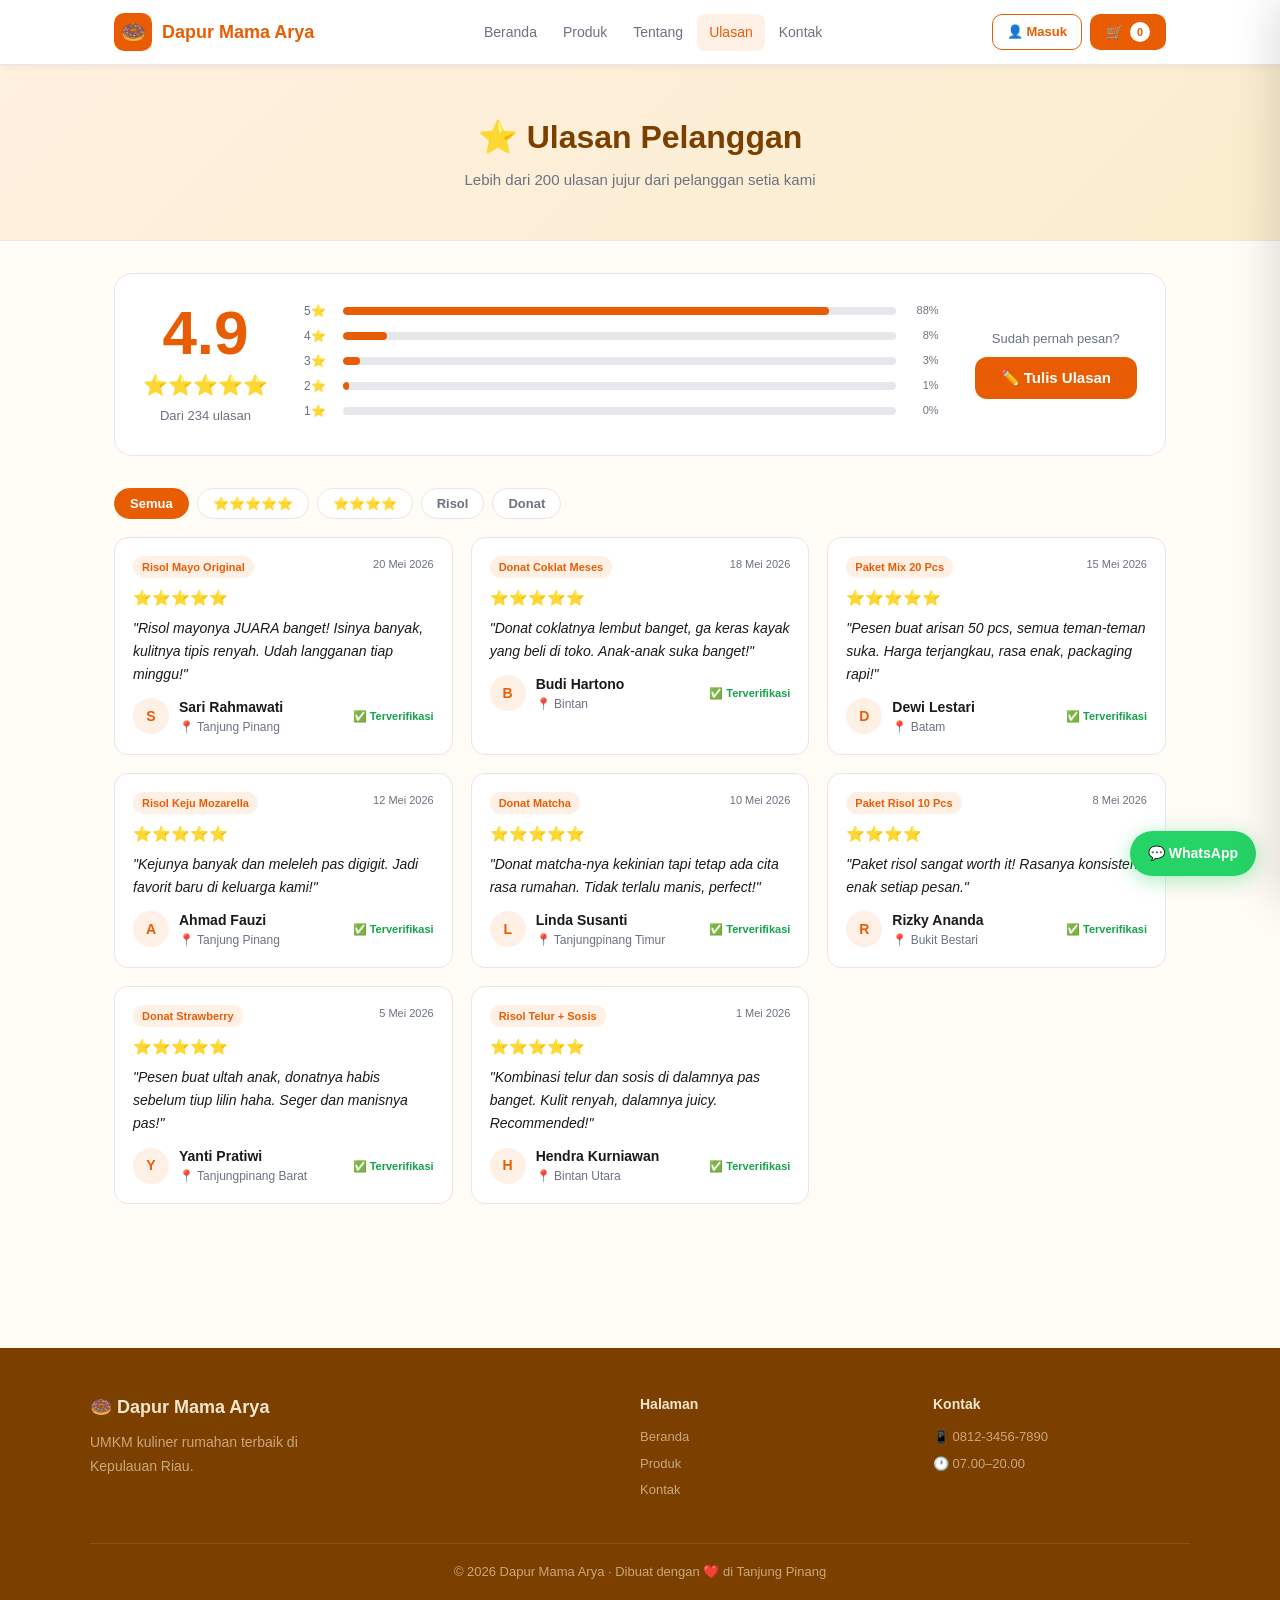
<file: ulasan.html>
<!DOCTYPE html>
<html lang="id">
<head>
<meta charset="UTF-8">
<meta name="viewport" content="width=device-width, initial-scale=1.0">
<title>Ulasan Pelanggan — Dapur Mama Arya</title>
<link rel="stylesheet" href="style.css">
<style>
.rating-box{background:#fff;border:1px solid var(--border);border-radius:18px;padding:28px;display:flex;gap:36px;align-items:center;flex-wrap:wrap;margin-bottom:32px;}
.rating-big{text-align:center;flex-shrink:0;}
.rating-big .rb-num{font-size:62px;font-weight:800;color:var(--primary);line-height:1;}
.rating-big .rb-stars{font-size:20px;margin:6px 0;}
.rating-big .rb-count{font-size:13px;color:var(--muted);}
.rb-bars{flex:1;min-width:180px;}
.rb-row{display:flex;align-items:center;gap:9px;margin-bottom:7px;}
.rb-lbl{font-size:12px;color:var(--muted);width:30px;flex-shrink:0;}
.rb-bg{flex:1;height:8px;background:var(--border);border-radius:99px;overflow:hidden;}
.rb-fill{height:100%;background:var(--primary);border-radius:99px;}
.rb-pct{font-size:11px;color:var(--muted);width:34px;text-align:right;flex-shrink:0;}
.rv-card{background:#fff;border:1px solid var(--border);border-radius:14px;padding:18px;transition:all .2s;}
.rv-card:hover{box-shadow:0 4px 14px rgba(0,0,0,.08);}
.rv-head{display:flex;align-items:flex-start;justify-content:space-between;margin-bottom:9px;}
.rv-produk{font-size:11px;font-weight:800;background:var(--primary-lt);color:var(--primary);padding:3px 9px;border-radius:99px;}
.rv-date{font-size:11px;color:var(--muted);}
.rv-text{font-size:14px;line-height:1.65;color:var(--text);margin-bottom:11px;font-style:italic;}
.rv-foot{display:flex;align-items:center;justify-content:space-between;}
.rv-verified{font-size:11px;color:var(--ok);font-weight:700;}
.rv-form{background:#fff;border:1px solid var(--border);border-radius:18px;padding:26px;margin-bottom:28px;display:none;}
.rv-form h3{font-size:16px;font-weight:800;color:var(--brown);margin-bottom:16px;}
</style>
</head>
<body>

<div class="page-header">
  <h1>⭐ Ulasan Pelanggan</h1>
  <p>Lebih dari 200 ulasan jujur dari pelanggan setia kami</p>
</div>

<div class="section" style="padding-top:32px;">

  <!-- Rating Summary -->
  <div class="rating-box">
    <div class="rating-big">
      <div class="rb-num">4.9</div>
      <div class="rb-stars">⭐⭐⭐⭐⭐</div>
      <div class="rb-count">Dari 234 ulasan</div>
    </div>
    <div class="rb-bars">
      <div class="rb-row"><span class="rb-lbl">5⭐</span><div class="rb-bg"><div class="rb-fill" style="width:88%"></div></div><span class="rb-pct">88%</span></div>
      <div class="rb-row"><span class="rb-lbl">4⭐</span><div class="rb-bg"><div class="rb-fill" style="width:8%"></div></div><span class="rb-pct">8%</span></div>
      <div class="rb-row"><span class="rb-lbl">3⭐</span><div class="rb-bg"><div class="rb-fill" style="width:3%"></div></div><span class="rb-pct">3%</span></div>
      <div class="rb-row"><span class="rb-lbl">2⭐</span><div class="rb-bg"><div class="rb-fill" style="width:1%"></div></div><span class="rb-pct">1%</span></div>
      <div class="rb-row"><span class="rb-lbl">1⭐</span><div class="rb-bg"><div class="rb-fill" style="width:0%"></div></div><span class="rb-pct">0%</span></div>
    </div>
    <div style="text-align:center;">
      <div style="font-size:13px;color:var(--muted);margin-bottom:9px;">Sudah pernah pesan?</div>
      <button class="btn btn-primary" onclick="showForm()">✏️ Tulis Ulasan</button>
    </div>
  </div>

  <!-- Form Ulasan -->
  <div class="rv-form" id="rvForm">
    <h3>✏️ Tulis Ulasan Kamu</h3>
    <div class="form-group"><label>Nama</label><input id="rv_nama" readonly></div>
    <div class="form-group"><label>Produk yang Diulas *</label>
      <select id="rv_produk"><option value="">Pilih produk...</option></select></div>
    <div class="form-group">
      <label>Rating *</label>
      <div class="star-pick" id="starPick">
        <span onclick="setRating(1)">⭐</span><span onclick="setRating(2)">⭐</span>
        <span onclick="setRating(3)">⭐</span><span onclick="setRating(4)">⭐</span>
        <span onclick="setRating(5)">⭐</span>
      </div>
    </div>
    <div class="form-group"><label>Ulasan *</label>
      <textarea id="rv_text" placeholder="Ceritakan pengalaman belanja kamu..." rows="4"></textarea></div>
    <div style="display:flex;gap:10px;">
      <button class="btn btn-primary" onclick="submitReview()">Kirim Ulasan ✓</button>
      <button class="btn btn-outline" onclick="document.getElementById('rvForm').style.display='none'">Batal</button>
    </div>
  </div>

  <!-- Filter -->
  <div class="filter-bar">
    <button class="filter-btn active" onclick="filterRv('semua',this)">Semua</button>
    <button class="filter-btn" onclick="filterRv('5',this)">⭐⭐⭐⭐⭐</button>
    <button class="filter-btn" onclick="filterRv('4',this)">⭐⭐⭐⭐</button>
    <button class="filter-btn" onclick="filterRv('risol',this)">Risol</button>
    <button class="filter-btn" onclick="filterRv('donat',this)">Donat</button>
  </div>

  <div style="display:grid;grid-template-columns:repeat(auto-fill,minmax(290px,1fr));gap:18px;" id="rvGrid"></div>
</div>

<footer>
  <div class="footer-inner">
    <div class="footer-top">
      <div class="footer-brand">
        <div style="display:flex;align-items:center;gap:10px;font-weight:800;font-size:18px;">🍩 Dapur Mama Arya</div>
        <p>UMKM kuliner rumahan terbaik di Kepulauan Riau.</p>
      </div>
      <div class="footer-col"><h4>Halaman</h4>
        <a href="index.html">Beranda</a><a href="produk.html">Produk</a><a href="kontak.html">Kontak</a>
      </div>
      <div class="footer-col"><h4>Kontak</h4>
        <a href="#">📱 0812-3456-7890</a><a href="#">🕐 07.00–20.00</a>
      </div>
    </div>
    <div class="footer-bottom">© 2026 Dapur Mama Arya · Dibuat dengan ❤️ di Tanjung Pinang</div>
  </div>
</footer>
<a class="wa-float" href="https://wa.me/6281234567890" target="_blank">💬 WhatsApp</a>
<div class="toast" id="toast"></div>

<script src="auth.js"></script>
<script src="data.js"></script>
<script src="navbar.js"></script>
<script>
renderNavbar('ulasan');
renderCartSidebar();

var STATIC_RV = [
  {id:'s1',nama:'Sari Rahmawati',loc:'Tanjung Pinang',produk:'Risol Mayo Original',rating:5,text:'Risol mayonya JUARA banget! Isinya banyak, kulitnya tipis renyah. Udah langganan tiap minggu!',date:'20 Mei 2026',verified:true},
  {id:'s2',nama:'Budi Hartono',loc:'Bintan',produk:'Donat Coklat Meses',rating:5,text:'Donat coklatnya lembut banget, ga keras kayak yang beli di toko. Anak-anak suka banget!',date:'18 Mei 2026',verified:true},
  {id:'s3',nama:'Dewi Lestari',loc:'Batam',produk:'Paket Mix 20 Pcs',rating:5,text:'Pesen buat arisan 50 pcs, semua teman-teman suka. Harga terjangkau, rasa enak, packaging rapi!',date:'15 Mei 2026',verified:true},
  {id:'s4',nama:'Ahmad Fauzi',loc:'Tanjung Pinang',produk:'Risol Keju Mozarella',rating:5,text:'Kejunya banyak dan meleleh pas digigit. Jadi favorit baru di keluarga kami!',date:'12 Mei 2026',verified:true},
  {id:'s5',nama:'Linda Susanti',loc:'Tanjungpinang Timur',produk:'Donat Matcha',rating:5,text:'Donat matcha-nya kekinian tapi tetap ada cita rasa rumahan. Tidak terlalu manis, perfect!',date:'10 Mei 2026',verified:true},
  {id:'s6',nama:'Rizky Ananda',loc:'Bukit Bestari',produk:'Paket Risol 10 Pcs',rating:4,text:'Paket risol sangat worth it! Rasanya konsisten enak setiap pesan.',date:'8 Mei 2026',verified:true},
  {id:'s7',nama:'Yanti Pratiwi',loc:'Tanjungpinang Barat',produk:'Donat Strawberry',rating:5,text:'Pesen buat ultah anak, donatnya habis sebelum tiup lilin haha. Seger dan manisnya pas!',date:'5 Mei 2026',verified:true},
  {id:'s8',nama:'Hendra Kurniawan',loc:'Bintan Utara',produk:'Risol Telur + Sosis',rating:5,text:'Kombinasi telur dan sosis di dalamnya pas banget. Kulit renyah, dalamnya juicy. Recommended!',date:'1 Mei 2026',verified:true},
];

var _rvFilter = 'semua';
var _rating = 0;

function getAllRv(){
  var saved = JSON.parse(localStorage.getItem('dma_reviews')||'[]');
  return saved.concat(STATIC_RV);
}

function filterRv(f, btn){
  _rvFilter = f;
  document.querySelectorAll('.filter-btn').forEach(function(b){b.classList.remove('active');});
  btn.classList.add('active');
  renderRv();
}

function renderRv(){
  var rv = getAllRv();
  if(_rvFilter==='5') rv=rv.filter(function(r){return r.rating===5;});
  else if(_rvFilter==='4') rv=rv.filter(function(r){return r.rating===4;});
  else if(_rvFilter==='risol') rv=rv.filter(function(r){return r.produk.toLowerCase().includes('risol');});
  else if(_rvFilter==='donat') rv=rv.filter(function(r){return r.produk.toLowerCase().includes('donat');});

  document.getElementById('rvGrid').innerHTML = rv.map(function(r){
    return '<div class="rv-card">'
      +'<div class="rv-head"><span class="rv-produk">'+r.produk+'</span><span class="rv-date">'+r.date+'</span></div>'
      +'<div style="font-size:15px;margin-bottom:7px;">'+'⭐'.repeat(r.rating)+'</div>'
      +'<p class="rv-text">"'+r.text+'"</p>'
      +'<div class="rv-foot">'
      +'<div class="testi-author"><div class="avatar">'+r.nama[0].toUpperCase()+'</div>'
      +'<div><div class="author-name">'+r.nama+'</div><div class="author-loc">📍 '+(r.loc||'')+'</div></div></div>'
      +(r.verified?'<span class="rv-verified">✅ Terverifikasi</span>':'')
      +'</div></div>';
  }).join('');
}

function showForm(){
  var user = getCurrentUser();
  if(!user){if(confirm('Login dulu untuk menulis ulasan.\nKlik OK ke login.')){window.location.href='login.html';}return;}
  var form = document.getElementById('rvForm');
  form.style.display = 'block';
  form.scrollIntoView({behavior:'smooth'});
  document.getElementById('rv_nama').value = user.name;
  var sel = document.getElementById('rv_produk');
  sel.innerHTML = '<option value="">Pilih produk...</option>'
    + getActiveProducts().map(function(p){return '<option>'+p.name+'</option>';}).join('');
}

function setRating(n){
  _rating=n;
  document.querySelectorAll('#starPick span').forEach(function(s,i){s.classList.toggle('lit',i<n);});
}

function submitReview(){
  var produk = document.getElementById('rv_produk').value;
  var text = document.getElementById('rv_text').value.trim();
  if(!produk||!text||!_rating){showToast('⚠️ Lengkapi semua kolom!','err');return;}
  var user = getCurrentUser();
  var rv = {
    id:'r_'+Date.now(), nama:user.name, loc:'Tanjung Pinang',
    produk:produk, rating:_rating, text:text,
    date:new Date().toLocaleDateString('id-ID',{day:'numeric',month:'long',year:'numeric'}),
    verified:false, userId:user.id
  };
  var saved = JSON.parse(localStorage.getItem('dma_reviews')||'[]');
  saved.unshift(rv);
  localStorage.setItem('dma_reviews',JSON.stringify(saved));
  document.getElementById('rvForm').style.display='none';
  document.getElementById('rv_text').value='';
  _rating=0;
  document.querySelectorAll('#starPick span').forEach(function(s){s.classList.remove('lit');});
  renderRv();
  showToast('✅ Ulasan berhasil dikirim!','ok');
}

renderRv();
</script>
</body>
</html>
</file>
<file: style.css>
*{margin:0;padding:0;box-sizing:border-box;}
:root{
  --primary:#E85D04;--primary-dk:#C04A02;--primary-lt:#FFF0E6;
  --secondary:#FAEDCD;--accent:#F4A261;--brown:#7B3F00;
  --text:#1a1a1a;--muted:#6b7280;--bg:#FFFBF5;--white:#fff;
  --border:#e5e7eb;--ok:#16a34a;--danger:#dc2626;--r:16px;
}
body{font-family:-apple-system,BlinkMacSystemFont,'Segoe UI',sans-serif;background:var(--bg);color:var(--text);overflow-x:hidden;line-height:1.5;}

/* ── NAV ── */
nav{background:var(--white);position:sticky;top:0;z-index:100;border-bottom:1px solid var(--border);box-shadow:0 2px 8px rgba(0,0,0,.05);}
.nav-inner{max-width:1100px;margin:0 auto;padding:0 24px;height:64px;display:flex;align-items:center;justify-content:space-between;gap:12px;}
.logo{display:flex;align-items:center;gap:10px;font-weight:800;font-size:18px;color:var(--primary);text-decoration:none;}
.logo-icon{width:38px;height:38px;background:var(--primary);border-radius:10px;display:flex;align-items:center;justify-content:center;font-size:20px;flex-shrink:0;}
.nav-links{display:flex;align-items:center;gap:2px;}
.nav-links a{text-decoration:none;color:var(--muted);font-size:14px;font-weight:500;padding:8px 12px;border-radius:8px;transition:all .2s;}
.nav-links a:hover,.nav-links a.active{color:var(--primary);background:var(--primary-lt);}
.nav-right{display:flex;align-items:center;gap:8px;flex-shrink:0;}
.cart-btn{background:var(--primary);color:#fff;border:none;border-radius:10px;padding:8px 16px;font-size:14px;font-weight:700;cursor:pointer;display:flex;align-items:center;gap:7px;transition:all .2s;}
.cart-btn:hover{background:var(--primary-dk);transform:translateY(-1px);}
.cart-count{background:#fff;color:var(--primary);border-radius:50%;width:20px;height:20px;font-size:11px;font-weight:800;display:flex;align-items:center;justify-content:center;}
.btn-login{background:transparent;color:var(--primary);border:1.5px solid var(--primary);border-radius:10px;padding:7px 14px;font-size:13px;font-weight:700;cursor:pointer;text-decoration:none;display:inline-flex;align-items:center;gap:6px;white-space:nowrap;transition:all .2s;}
.btn-login:hover{background:var(--primary-lt);}
.user-menu{position:relative;}
.user-avatar{width:36px;height:36px;background:var(--primary);color:#fff;border-radius:50%;font-weight:800;font-size:14px;display:flex;align-items:center;justify-content:center;cursor:pointer;border:none;}
.dropdown{position:absolute;right:0;top:48px;background:#fff;border:1px solid var(--border);border-radius:14px;min-width:190px;box-shadow:0 8px 30px rgba(0,0,0,.13);z-index:200;display:none;overflow:hidden;}
.dropdown.show{display:block;}
.dd-head{padding:12px 16px;border-bottom:1px solid var(--border);}
.dd-head .dn{font-weight:800;font-size:14px;}
.dd-head .de{font-size:11px;color:var(--muted);}
.dropdown a,.dropdown button{display:flex;align-items:center;gap:8px;width:100%;padding:11px 16px;font-size:13px;font-weight:500;color:var(--text);text-decoration:none;background:none;border:none;cursor:pointer;transition:background .15s;}
.dropdown a:hover,.dropdown button:hover{background:var(--bg);}
.dd-div{height:1px;background:var(--border);}
.dd-danger{color:var(--danger)!important;}
.hamburger{display:none;background:none;border:none;font-size:22px;cursor:pointer;color:var(--text);padding:4px;}
.mobile-menu{display:none;background:#fff;border-top:1px solid var(--border);padding:8px 16px 16px;}
.mobile-menu a{display:block;padding:10px 8px;font-size:14px;font-weight:500;color:var(--muted);text-decoration:none;border-bottom:1px solid var(--border);}
.mobile-menu a.active{color:var(--primary);}

/* ── HERO ── */
.hero{background:linear-gradient(135deg,#FFF0E0 0%,#FDE8CE 50%,#FAEDCD 100%);padding:80px 24px;text-align:center;position:relative;overflow:hidden;}
.hero::before{content:'';position:absolute;top:-60px;right:-60px;width:220px;height:220px;background:rgba(232,93,4,.07);border-radius:50%;}
.hero::after{content:'';position:absolute;bottom:-80px;left:-40px;width:280px;height:280px;background:rgba(244,162,97,.08);border-radius:50%;}
.hero-inner{max-width:680px;margin:0 auto;position:relative;z-index:1;}
.hero-badge{display:inline-block;background:var(--primary-lt);color:var(--primary);border:1px solid rgba(232,93,4,.2);border-radius:99px;padding:6px 16px;font-size:13px;font-weight:700;margin-bottom:20px;}
.hero h1{font-size:clamp(1.9rem,5vw,3.2rem);font-weight:800;color:var(--brown);line-height:1.2;margin-bottom:16px;}
.hero h1 span{color:var(--primary);}
.hero p{font-size:16px;color:var(--muted);line-height:1.7;margin-bottom:32px;}
.hero-cta{display:flex;gap:14px;justify-content:center;flex-wrap:wrap;}
.hero-stats{display:flex;gap:36px;justify-content:center;margin-top:48px;flex-wrap:wrap;}
.stat-num{font-size:28px;font-weight:800;color:var(--primary);}
.stat-lbl{font-size:13px;color:var(--muted);margin-top:2px;}

/* ── BUTTONS ── */
.btn{display:inline-flex;align-items:center;gap:8px;padding:12px 26px;border-radius:12px;font-weight:700;font-size:15px;text-decoration:none;border:none;cursor:pointer;transition:all .2s;}
.btn-primary{background:var(--primary);color:#fff;}
.btn-primary:hover{background:var(--primary-dk);transform:translateY(-2px);box-shadow:0 8px 24px rgba(232,93,4,.3);}
.btn-outline{background:transparent;color:var(--primary);border:2px solid var(--primary);}
.btn-outline:hover{background:var(--primary-lt);}
.btn-sm{padding:5px 11px;border-radius:7px;font-size:12px;font-weight:700;cursor:pointer;border:none;transition:all .15s;}
.btn-edit{background:var(--primary-lt);color:var(--primary);}
.btn-del{background:#fee2e2;color:var(--danger);}
.btn-view{background:#dbeafe;color:#2563eb;}
.btn-ok{background:#d1fae5;color:#059669;}

/* ── LAYOUT ── */
.section{max-width:1100px;margin:0 auto;padding:64px 24px;}
.sec-head{text-align:center;margin-bottom:44px;}
.sec-head h2{font-size:1.9rem;font-weight:800;color:var(--brown);margin-bottom:10px;}
.sec-head p{color:var(--muted);font-size:15px;}
.sec-tag{display:inline-block;background:var(--primary-lt);color:var(--primary);border-radius:99px;padding:4px 14px;font-size:13px;font-weight:700;margin-bottom:12px;}
.page-header{background:linear-gradient(135deg,#FFF0E0,#FAEDCD);padding:48px 24px;text-align:center;border-bottom:1px solid var(--border);}
.page-header h1{font-size:2rem;font-weight:800;color:var(--brown);}
.page-header p{color:var(--muted);margin-top:8px;font-size:15px;}

/* ── PRODUCTS ── */
.products-grid{display:grid;grid-template-columns:repeat(auto-fill,minmax(260px,1fr));gap:24px;}
.product-card{background:var(--white);border-radius:var(--r);border:1px solid var(--border);overflow:hidden;transition:all .3s;}
.product-card:hover{transform:translateY(-5px);box-shadow:0 8px 28px rgba(232,93,4,.18);border-color:var(--accent);}
.prod-img{position:relative;width:100%;height:200px;overflow:hidden;background:linear-gradient(135deg,#FFF0E0,#FAEDCD);display:flex;align-items:center;justify-content:center;}
.prod-img img{width:100%;height:100%;object-fit:cover;transition:transform .4s;}
.product-card:hover .prod-img img{transform:scale(1.08);}
.prod-emoji{font-size:72px;line-height:1;}
.prod-badge{position:absolute;top:10px;left:10px;background:var(--primary);color:#fff;font-size:11px;font-weight:800;padding:4px 10px;border-radius:99px;}
.prod-body{padding:16px;}
.prod-name{font-weight:800;font-size:15px;color:var(--text);margin-bottom:4px;}
.prod-desc{font-size:13px;color:var(--muted);line-height:1.5;margin-bottom:12px;}
.prod-foot{display:flex;align-items:center;justify-content:space-between;}
.prod-price{font-size:18px;font-weight:800;color:var(--primary);}
.prod-unit{font-size:11px;color:var(--muted);}
.add-btn{background:var(--primary);color:#fff;border:none;width:36px;height:36px;border-radius:10px;font-size:22px;cursor:pointer;display:flex;align-items:center;justify-content:center;transition:all .2s;}
.add-btn:hover{background:var(--primary-dk);transform:scale(1.1);}
.qty-ctrl{display:flex;align-items:center;gap:8px;}
.qty-btn{background:var(--primary-lt);color:var(--primary);border:1px solid rgba(232,93,4,.25);width:30px;height:30px;border-radius:8px;font-size:16px;cursor:pointer;display:flex;align-items:center;justify-content:center;font-weight:800;transition:all .15s;}
.qty-btn:hover{background:var(--primary);color:#fff;}
.qty-num{font-weight:800;font-size:15px;min-width:22px;text-align:center;}

/* ── FEATURES ── */
.features-grid{display:grid;grid-template-columns:repeat(auto-fill,minmax(220px,1fr));gap:20px;}
.feat-card{background:var(--white);border:1px solid var(--border);border-radius:var(--r);padding:24px;text-align:center;transition:all .2s;}
.feat-card:hover{box-shadow:0 4px 20px rgba(232,93,4,.12);transform:translateY(-3px);}
.feat-icon{font-size:38px;margin-bottom:12px;}
.feat-card h3{font-size:15px;font-weight:800;color:var(--brown);margin-bottom:6px;}
.feat-card p{font-size:13px;color:var(--muted);line-height:1.6;}

/* ── TESTIMONIALS ── */
.testi-grid{display:grid;grid-template-columns:repeat(auto-fill,minmax(280px,1fr));gap:20px;}
.testi-card{background:var(--white);border:1px solid var(--border);border-radius:var(--r);padding:20px;transition:all .2s;}
.testi-card:hover{box-shadow:0 4px 16px rgba(0,0,0,.08);}
.stars{color:#f59e0b;font-size:16px;margin-bottom:10px;}
.testi-text{font-size:14px;line-height:1.65;color:var(--text);margin-bottom:14px;font-style:italic;}
.testi-author{display:flex;align-items:center;gap:10px;}
.avatar{width:36px;height:36px;border-radius:50%;background:var(--primary-lt);color:var(--primary);font-weight:800;font-size:14px;display:flex;align-items:center;justify-content:center;flex-shrink:0;}
.author-name{font-weight:700;font-size:14px;}
.author-loc{font-size:12px;color:var(--muted);}

/* ── CART SIDEBAR ── */
.overlay{position:fixed;inset:0;background:rgba(0,0,0,.45);z-index:200;opacity:0;pointer-events:none;transition:opacity .3s;}
.overlay.open{opacity:1;pointer-events:all;}
.cart-sidebar{position:fixed;right:0;top:0;bottom:0;width:min(420px,100vw);background:var(--white);z-index:201;transform:translateX(100%);transition:transform .35s cubic-bezier(.4,0,.2,1);display:flex;flex-direction:column;box-shadow:-8px 0 40px rgba(0,0,0,.12);}
.cart-sidebar.open{transform:translateX(0);}
.cart-head{padding:22px 24px;border-bottom:1px solid var(--border);display:flex;align-items:center;justify-content:space-between;}
.cart-head h2{font-size:17px;font-weight:800;color:var(--brown);}
.close-btn{background:none;border:none;font-size:22px;cursor:pointer;color:var(--muted);line-height:1;padding:4px;}
.close-btn:hover{color:var(--primary);}
.cart-items{flex:1;overflow-y:auto;padding:18px;display:flex;flex-direction:column;gap:12px;}
.cart-empty{text-align:center;padding:50px 20px;color:var(--muted);}
.cart-item{display:flex;gap:12px;align-items:center;background:var(--bg);border-radius:12px;padding:12px;}
.cart-thumb{width:46px;height:46px;border-radius:10px;background:var(--secondary);display:flex;align-items:center;justify-content:center;font-size:26px;flex-shrink:0;overflow:hidden;}
.cart-thumb img{width:100%;height:100%;object-fit:cover;border-radius:10px;}
.cart-info{flex:1;min-width:0;}
.cart-name{font-weight:700;font-size:14px;white-space:nowrap;overflow:hidden;text-overflow:ellipsis;}
.cart-price{font-size:13px;color:var(--primary);font-weight:800;margin-top:2px;}
.cart-ctrl{display:flex;align-items:center;gap:6px;flex-shrink:0;}
.cart-foot{padding:18px 22px;border-top:1px solid var(--border);}
.cart-summary{display:flex;flex-direction:column;gap:7px;margin-bottom:14px;}
.cart-row{display:flex;justify-content:space-between;font-size:14px;color:var(--muted);}
.cart-row.total{font-size:17px;font-weight:800;color:var(--text);padding-top:10px;border-top:1px solid var(--border);margin-top:4px;}
.checkout-btn{width:100%;background:var(--primary);color:#fff;border:none;border-radius:12px;padding:15px;font-size:16px;font-weight:800;cursor:pointer;transition:all .2s;}
.checkout-btn:hover{background:var(--primary-dk);}
.checkout-btn:disabled{background:#ccc;cursor:not-allowed;}

/* ── CHECKOUT MODAL ── */
.modal-wrap{position:fixed;inset:0;background:rgba(0,0,0,.55);z-index:300;display:none;align-items:center;justify-content:center;padding:20px;}
.modal-wrap.open{display:flex;}
.modal{background:var(--white);border-radius:22px;width:100%;max-width:500px;max-height:90vh;overflow-y:auto;animation:mIn .3s ease;}
@keyframes mIn{from{transform:scale(.92) translateY(20px);opacity:0}to{transform:scale(1) translateY(0);opacity:1}}
.modal-head{padding:22px 26px 16px;border-bottom:1px solid var(--border);display:flex;align-items:center;justify-content:space-between;position:sticky;top:0;background:var(--white);z-index:1;border-radius:22px 22px 0 0;}
.modal-head h2{font-size:18px;font-weight:800;color:var(--brown);}
.modal-body{padding:20px 26px;}
.modal-step{display:none;}
.modal-step.active{display:block;}
.step-dots{display:flex;gap:8px;margin-bottom:22px;}
.step-dot{flex:1;height:4px;border-radius:99px;background:var(--border);transition:background .3s;}
.step-dot.done{background:var(--primary);}
.form-group{margin-bottom:15px;}
label{display:block;font-size:13px;font-weight:700;color:var(--text);margin-bottom:5px;}
input,select,textarea{width:100%;padding:11px 13px;border:1.5px solid var(--border);border-radius:10px;font-size:14px;color:var(--text);background:var(--white);transition:border-color .2s;outline:none;font-family:inherit;}
input:focus,select:focus,textarea:focus{border-color:var(--primary);}
textarea{resize:vertical;min-height:75px;}
.form-row{display:grid;grid-template-columns:1fr 1fr;gap:13px;}
.pay-methods{display:grid;grid-template-columns:1fr 1fr;gap:11px;margin-bottom:14px;}
.pay-opt{border:2px solid var(--border);border-radius:12px;padding:14px;cursor:pointer;text-align:center;transition:all .2s;}
.pay-opt:hover{border-color:var(--accent);background:var(--primary-lt);}
.pay-opt.sel{border-color:var(--primary);background:var(--primary-lt);}
.pay-opt .poi{font-size:26px;margin-bottom:5px;}
.pay-opt .pon{font-size:13px;font-weight:800;}
.pay-opt .pod{font-size:11px;color:var(--muted);margin-top:2px;}
.pay-info{background:var(--secondary);border-radius:12px;padding:15px;margin-top:12px;border:1px solid rgba(232,93,4,.15);display:none;}
.pay-info h4{font-size:14px;font-weight:800;color:var(--brown);margin-bottom:10px;}
.pay-row{display:flex;justify-content:space-between;align-items:center;font-size:13px;margin-bottom:5px;}
.pay-val{font-weight:800;color:var(--primary);font-size:14px;}
.copy-btn{background:var(--primary);color:#fff;border:none;border-radius:6px;padding:4px 10px;font-size:12px;cursor:pointer;font-weight:700;}
.modal-foot{padding:12px 26px 22px;display:flex;gap:11px;}
.btn-back{flex:1;background:none;border:1.5px solid var(--border);color:var(--muted);border-radius:12px;padding:12px;font-size:14px;font-weight:700;cursor:pointer;transition:all .2s;}
.btn-back:hover{border-color:var(--primary);color:var(--primary);}
.btn-next{flex:2;background:var(--primary);color:#fff;border:none;border-radius:12px;padding:12px;font-size:14px;font-weight:800;cursor:pointer;transition:all .2s;}
.btn-next:hover{background:var(--primary-dk);}
.success-box{text-align:center;padding:10px 0 20px;}
.order-num{background:var(--primary-lt);border:1px solid rgba(232,93,4,.2);border-radius:10px;padding:10px 20px;display:inline-block;margin:14px 0;font-size:20px;font-weight:800;color:var(--primary);letter-spacing:2px;}
.order-detail{background:var(--bg);border-radius:12px;padding:15px;text-align:left;margin-top:12px;}
.order-detail .dr{display:flex;justify-content:space-between;font-size:13px;padding:4px 0;border-bottom:1px solid var(--border);}
.order-detail .dr:last-child{border-bottom:none;font-weight:800;color:var(--primary);}

/* ── AUTH ── */
.auth-page{min-height:calc(100vh - 64px);display:flex;align-items:center;justify-content:center;padding:40px 20px;background:linear-gradient(135deg,#FFF0E0,#FDE8CE);}
.auth-card{background:#fff;border-radius:22px;width:100%;max-width:430px;padding:34px;box-shadow:0 8px 40px rgba(232,93,4,.12);}
.auth-logo{text-align:center;margin-bottom:22px;}
.auth-logo .ai{font-size:48px;}
.auth-logo h2{font-size:20px;font-weight:800;color:var(--brown);margin-top:8px;}
.auth-logo p{font-size:13px;color:var(--muted);margin-top:4px;}
.auth-tabs{display:flex;background:var(--bg);border-radius:12px;padding:4px;margin-bottom:22px;}
.auth-tab{flex:1;padding:9px;text-align:center;font-size:13px;font-weight:700;color:var(--muted);border-radius:8px;cursor:pointer;border:none;background:none;transition:all .2s;}
.auth-tab.active{background:#fff;color:var(--primary);box-shadow:0 2px 8px rgba(0,0,0,.08);}
.auth-form{display:none;}
.auth-form.active{display:block;}
.inp-wrap{position:relative;margin-bottom:14px;}
.inp-wrap label{display:block;font-size:13px;font-weight:700;color:var(--text);margin-bottom:5px;}
.inp-wrap input{padding-left:40px;}
.inp-icon{position:absolute;left:13px;bottom:12px;font-size:15px;pointer-events:none;}
.inp-eye{position:absolute;right:12px;bottom:11px;background:none;border:none;cursor:pointer;font-size:14px;color:var(--muted);padding:0;}
.auth-btn{width:100%;background:var(--primary);color:#fff;border:none;border-radius:12px;padding:13px;font-size:15px;font-weight:800;cursor:pointer;transition:all .2s;margin-top:4px;}
.auth-btn:hover{background:var(--primary-dk);}
.auth-err{background:#fee2e2;color:var(--danger);border-radius:8px;padding:10px 14px;font-size:13px;font-weight:600;margin-bottom:12px;display:none;}
.auth-err.show{display:block;}
.auth-note{text-align:center;margin-top:14px;font-size:13px;color:var(--muted);}
.auth-note a{color:var(--primary);font-weight:700;text-decoration:none;}

/* ── ADMIN ── */
.admin-wrap{display:flex;min-height:100vh;background:var(--bg);}
.admin-sb{width:240px;background:var(--brown);color:#f5e6d0;display:flex;flex-direction:column;position:fixed;top:0;left:0;bottom:0;z-index:50;transition:transform .3s;}
.admin-sb-logo{padding:18px 22px;border-bottom:1px solid rgba(255,255,255,.1);display:flex;align-items:center;gap:10px;font-weight:800;font-size:15px;}
.sb-logo-ico{width:34px;height:34px;background:var(--accent);border-radius:8px;display:flex;align-items:center;justify-content:center;font-size:18px;flex-shrink:0;}
.admin-sb-user{padding:13px 22px;border-bottom:1px solid rgba(255,255,255,.1);}
.admin-sb-user .un{font-weight:800;font-size:14px;color:#fff;}
.admin-sb-user .ur{font-size:11px;color:#c9a87c;margin-top:2px;}
.admin-nav{flex:1;padding:10px 0;overflow-y:auto;}
.nav-item{display:flex;align-items:center;gap:11px;padding:11px 22px;font-size:13px;font-weight:600;color:#c9a87c;cursor:pointer;transition:all .2s;border:none;background:none;width:100%;text-align:left;border-right:3px solid transparent;}
.nav-item:hover{background:rgba(255,255,255,.07);color:#fff;}
.nav-item.active{background:rgba(232,93,4,.2);color:var(--accent);border-right-color:var(--accent);}
.nav-item .ni{font-size:17px;}
.admin-sb-foot{padding:14px 22px;border-top:1px solid rgba(255,255,255,.1);}
.admin-main{flex:1;margin-left:240px;display:flex;flex-direction:column;min-height:100vh;}
.admin-topbar{background:#fff;border-bottom:1px solid var(--border);padding:0 28px;height:60px;display:flex;align-items:center;justify-content:space-between;position:sticky;top:0;z-index:40;}
.admin-topbar h1{font-size:17px;font-weight:800;color:var(--brown);}
.admin-content{flex:1;padding:26px 28px;}
.admin-section{display:none;}
.admin-section.active{display:block;}
.stats-grid{display:grid;grid-template-columns:repeat(4,1fr);gap:16px;margin-bottom:24px;}
.stat-card{background:#fff;border-radius:13px;padding:20px;border:1px solid var(--border);transition:all .2s;}
.stat-card:hover{box-shadow:0 4px 16px rgba(0,0,0,.08);}
.sc-ico{font-size:28px;margin-bottom:8px;}
.sc-val{font-size:26px;font-weight:800;color:var(--primary);}
.sc-name{font-size:13px;color:var(--muted);margin-top:2px;}
.sc-sub{font-size:11px;color:var(--ok);font-weight:700;margin-top:3px;}
.admin-card{background:#fff;border-radius:13px;border:1px solid var(--border);overflow:hidden;margin-bottom:22px;}
.admin-card-head{padding:16px 22px;border-bottom:1px solid var(--border);display:flex;align-items:center;justify-content:space-between;}
.admin-card-head h3{font-size:14px;font-weight:800;color:var(--brown);}
.tbl{width:100%;border-collapse:collapse;}
.tbl th{padding:10px 14px;text-align:left;font-size:11px;font-weight:800;color:var(--muted);text-transform:uppercase;letter-spacing:.5px;border-bottom:1px solid var(--border);background:var(--bg);}
.tbl td{padding:12px 14px;font-size:13px;border-bottom:1px solid var(--border);vertical-align:middle;}
.tbl tr:last-child td{border-bottom:none;}
.tbl tr:hover td{background:var(--bg);}
.badge{padding:4px 10px;border-radius:99px;font-size:11px;font-weight:800;white-space:nowrap;}
.b-pending{background:#fef3c7;color:#d97706;}
.b-process{background:#dbeafe;color:#2563eb;}
.b-done{background:#d1fae5;color:#059669;}
.b-cancel{background:#fee2e2;color:var(--danger);}
.b-active{background:#d1fae5;color:#059669;}
.b-off{background:#f3f4f6;color:var(--muted);}
.prod-grid-admin{display:grid;grid-template-columns:repeat(auto-fill,minmax(180px,1fr));gap:14px;padding:18px;}
.prod-adm{border:1px solid var(--border);border-radius:12px;overflow:hidden;transition:all .2s;}
.prod-adm:hover{box-shadow:0 4px 12px rgba(0,0,0,.08);}
.prod-adm-img{height:120px;background:linear-gradient(135deg,#FFF0E0,#FAEDCD);display:flex;align-items:center;justify-content:center;font-size:44px;overflow:hidden;}
.prod-adm-img img{width:100%;height:100%;object-fit:cover;}
.prod-adm-body{padding:11px;}
.prod-adm-name{font-weight:800;font-size:12px;line-height:1.3;margin-bottom:3px;}
.prod-adm-price{color:var(--primary);font-weight:800;font-size:13px;}
.prod-adm-actions{display:flex;gap:4px;margin-top:8px;flex-wrap:wrap;}
.form-overlay{position:fixed;inset:0;background:rgba(0,0,0,.5);z-index:500;display:none;align-items:center;justify-content:center;padding:20px;}
.form-overlay.open{display:flex;}
.form-box{background:#fff;border-radius:20px;width:100%;max-width:480px;max-height:90vh;overflow-y:auto;animation:mIn .3s ease;}
.form-box-head{padding:20px 22px 15px;border-bottom:1px solid var(--border);display:flex;justify-content:space-between;align-items:center;position:sticky;top:0;background:#fff;z-index:1;}
.form-box-head h3{font-size:16px;font-weight:800;color:var(--brown);}
.form-box-body{padding:20px 22px;}
.form-box-foot{padding:13px 22px 20px;display:flex;gap:10px;justify-content:flex-end;border-top:1px solid var(--border);}
.chart-wrap{display:flex;align-items:flex-end;gap:7px;height:80px;margin-top:14px;}
.chart-col{flex:1;display:flex;flex-direction:column;align-items:center;gap:4px;}
.chart-bar{background:var(--primary);border-radius:5px 5px 0 0;width:100%;transition:height .5s;}
.chart-lbl{font-size:10px;color:var(--muted);}
.empty-state{text-align:center;padding:50px 20px;color:var(--muted);}
.empty-state .ei{font-size:52px;margin-bottom:12px;}
.filter-bar{display:flex;gap:8px;flex-wrap:wrap;margin-bottom:18px;}
.filter-btn{padding:7px 15px;border-radius:99px;border:1.5px solid var(--border);background:#fff;font-size:13px;font-weight:700;cursor:pointer;color:var(--muted);transition:all .2s;}
.filter-btn:hover{border-color:var(--accent);color:var(--primary);}
.filter-btn.active{background:var(--primary);color:#fff;border-color:var(--primary);}

/* ── CONTACT ── */
.contact-grid{display:grid;grid-template-columns:1fr 1fr;gap:36px;align-items:start;}
.contact-card{background:#fff;border:1px solid var(--border);border-radius:var(--r);padding:26px;}
.contact-card h3{font-size:17px;font-weight:800;color:var(--brown);margin-bottom:18px;}
.contact-item{display:flex;gap:13px;margin-bottom:18px;}
.ci-icon{width:42px;height:42px;background:var(--primary-lt);border-radius:11px;display:flex;align-items:center;justify-content:center;font-size:19px;flex-shrink:0;}
.ci-icon h4{font-size:14px;font-weight:800;color:var(--text);margin-bottom:3px;}
.ci-icon p{font-size:13px;color:var(--muted);}
.map-ph{background:var(--secondary);border-radius:14px;height:240px;display:flex;flex-direction:column;align-items:center;justify-content:center;gap:12px;border:1px solid var(--border);}

/* ── PESANAN PELANGGAN ── */
.order-card{background:#fff;border:1px solid var(--border);border-radius:14px;overflow:hidden;margin-bottom:14px;transition:all .2s;}
.order-card:hover{box-shadow:0 4px 14px rgba(0,0,0,.07);}
.order-head{padding:14px 18px;display:flex;align-items:center;justify-content:space-between;flex-wrap:wrap;gap:8px;border-bottom:1px solid var(--border);background:var(--bg);}
.order-id{font-weight:800;font-size:14px;color:var(--primary);}
.order-body{padding:14px 18px;}
.order-items{display:flex;flex-direction:column;gap:6px;}
.order-item-row{display:flex;justify-content:space-between;font-size:13px;}
.order-foot{padding:11px 18px;border-top:1px solid var(--border);display:flex;align-items:center;justify-content:space-between;flex-wrap:wrap;gap:8px;}

/* ── FOOTER ── */
footer{background:var(--brown);color:#f5e6d0;padding:46px 24px 22px;margin-top:80px;}
.footer-inner{max-width:1100px;margin:0 auto;}
.footer-top{display:grid;grid-template-columns:2fr 1fr 1fr;gap:36px;margin-bottom:36px;}
.footer-brand p{font-size:14px;line-height:1.7;color:#c9a87c;margin-top:10px;max-width:270px;}
.footer-col h4{font-size:14px;font-weight:800;margin-bottom:12px;}
.footer-col a{display:block;font-size:13px;color:#c9a87c;text-decoration:none;margin-bottom:7px;transition:color .2s;}
.footer-col a:hover{color:var(--accent);}
.footer-bottom{border-top:1px solid rgba(255,255,255,.1);padding-top:18px;font-size:13px;color:#c9a87c;text-align:center;}

/* ── WA FLOAT ── */
.wa-float{position:fixed;bottom:24px;right:24px;background:#25D366;color:#fff;border-radius:50px;padding:12px 18px;font-size:14px;font-weight:800;text-decoration:none;display:flex;align-items:center;gap:8px;box-shadow:0 4px 20px rgba(37,211,102,.4);z-index:99;transition:all .2s;}
.wa-float:hover{transform:translateY(-3px);box-shadow:0 8px 28px rgba(37,211,102,.5);}

/* ── TOAST ── */
.toast{position:fixed;bottom:24px;left:50%;transform:translateX(-50%) translateY(60px);background:#1a1a1a;color:#fff;padding:12px 22px;border-radius:99px;font-size:14px;font-weight:700;z-index:9999;opacity:0;transition:all .35s cubic-bezier(.4,0,.2,1);pointer-events:none;white-space:nowrap;}
.toast.show{opacity:1;transform:translateX(-50%) translateY(0);}
.toast.ok{background:var(--ok);}
.toast.err{background:var(--danger);}

/* ── ABOUT ── */
.tl{position:relative;padding-left:30px;}
.tl::before{content:'';position:absolute;left:9px;top:0;bottom:0;width:2px;background:var(--border);}
.tl-item{position:relative;margin-bottom:26px;}
.tl-dot{position:absolute;left:-24px;top:4px;width:14px;height:14px;background:var(--primary);border-radius:50%;border:3px solid #fff;box-shadow:0 0 0 2px var(--primary);}
.tl-year{font-size:12px;font-weight:800;color:var(--primary);margin-bottom:3px;}
.tl-title{font-size:15px;font-weight:800;color:var(--brown);margin-bottom:3px;}
.tl-desc{font-size:13px;color:var(--muted);line-height:1.6;}

/* ── REVIEW FORM ── */
.star-pick{display:flex;gap:6px;margin-bottom:14px;}
.star-pick span{font-size:28px;cursor:pointer;transition:transform .1s;filter:grayscale(1);user-select:none;}
.star-pick span.lit{filter:none;}
.star-pick span:hover{transform:scale(1.2);}

/* ── RESPONSIVE ── */
@media(max-width:900px){
  .stats-grid{grid-template-columns:1fr 1fr;}
  .admin-sb{transform:translateX(-100%);}
  .admin-sb.open{transform:translateX(0);}
  .admin-main{margin-left:0;}
  .admin-topbar{padding:0 18px;}
  .admin-content{padding:18px;}
  .contact-grid{grid-template-columns:1fr;}
}
@media(max-width:640px){
  .nav-links{display:none;}
  .hamburger{display:block;}
  .footer-top{grid-template-columns:1fr;}
  .form-row{grid-template-columns:1fr;}
  .hero-stats{gap:20px;}
  .stats-grid{grid-template-columns:1fr 1fr;}
  .modal-body,.modal-head,.modal-foot,.form-box-body,.form-box-head,.form-box-foot{padding-left:18px;padding-right:18px;}
}
@media(max-width:420px){
  .stats-grid{grid-template-columns:1fr;}
}
</file>
